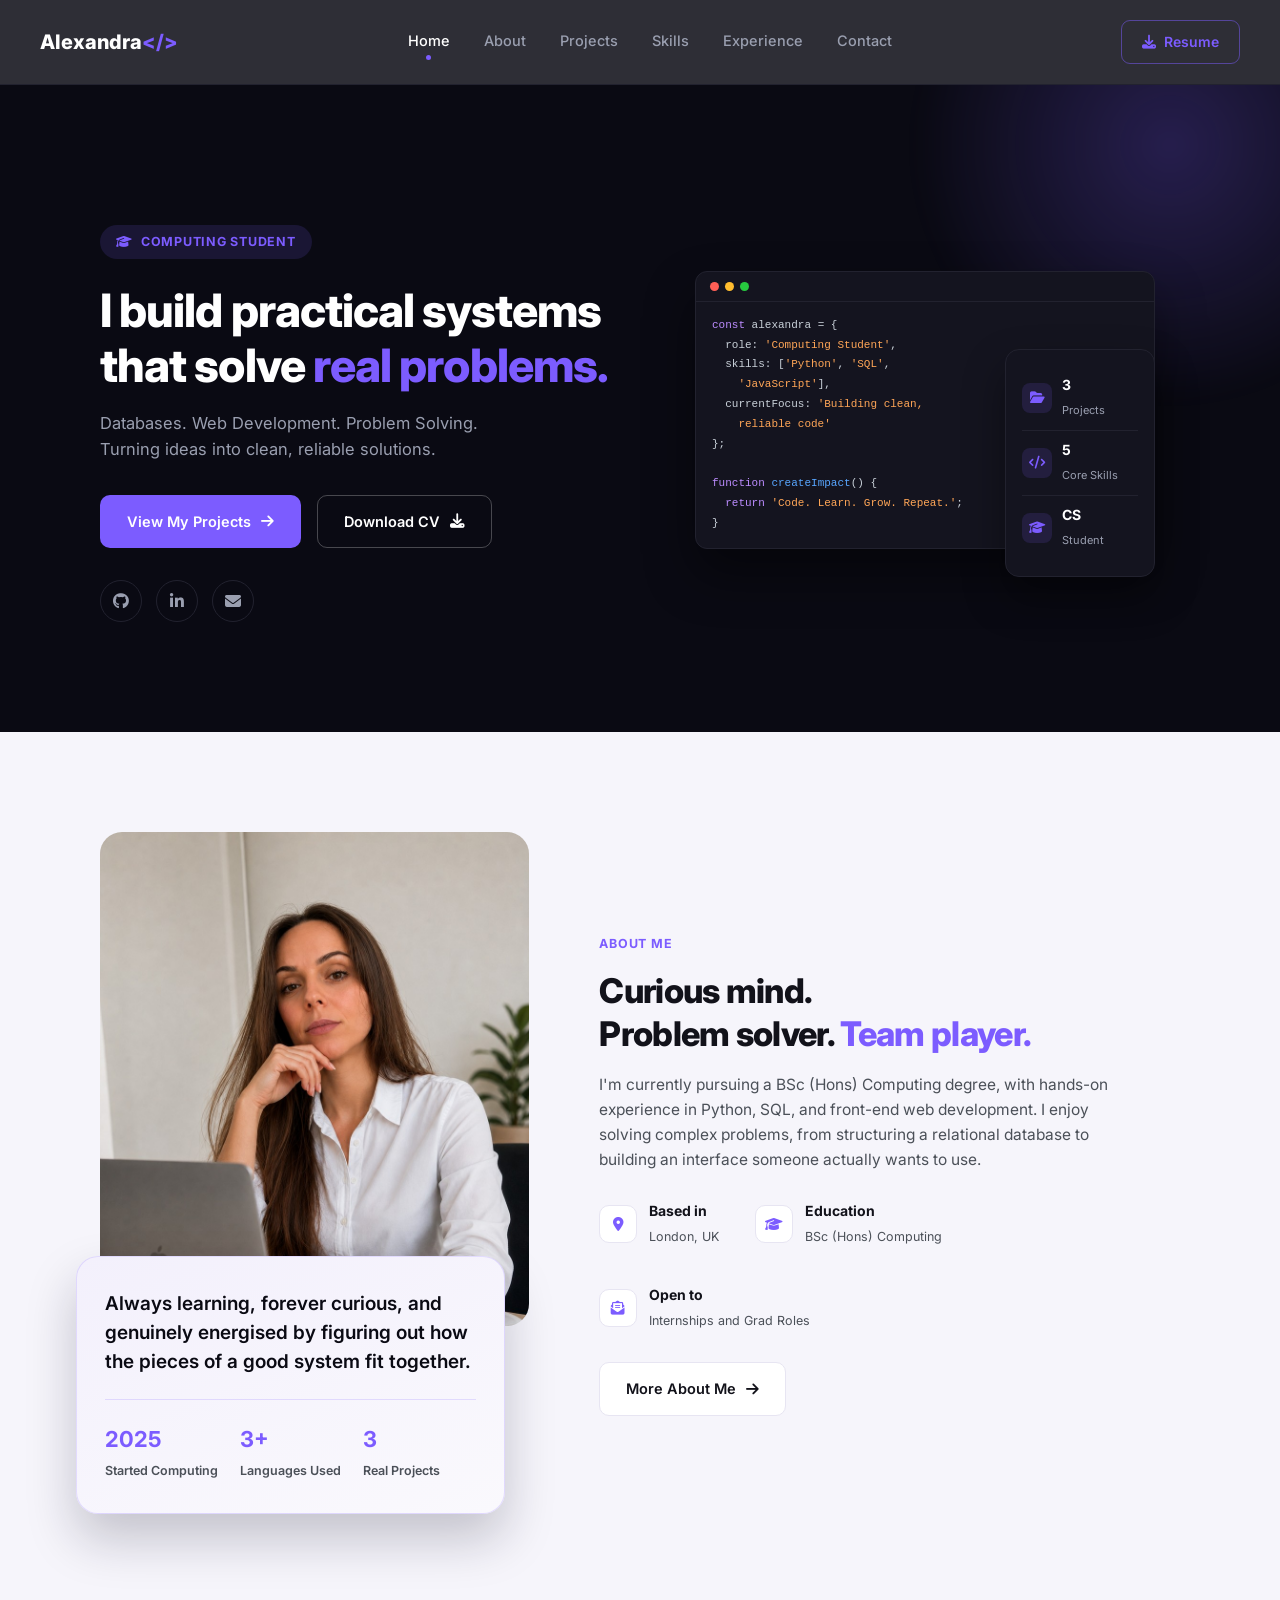
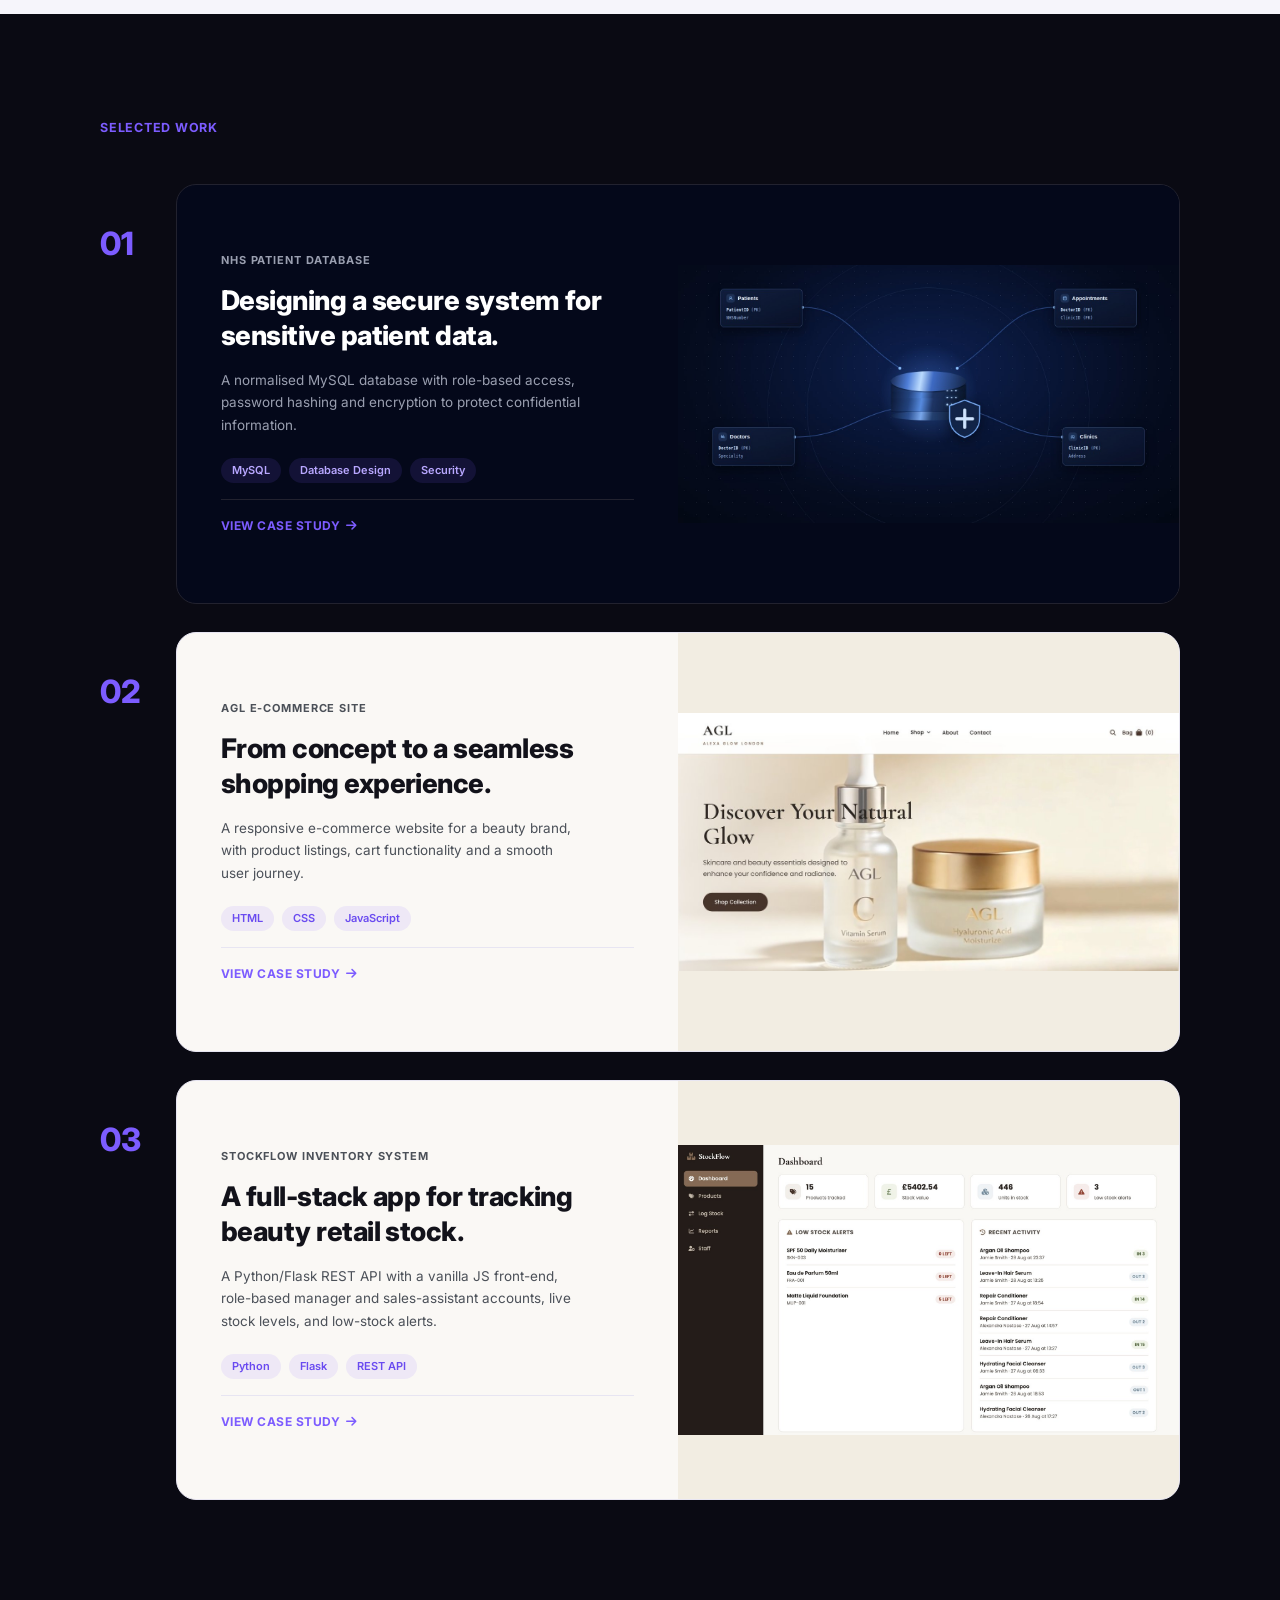
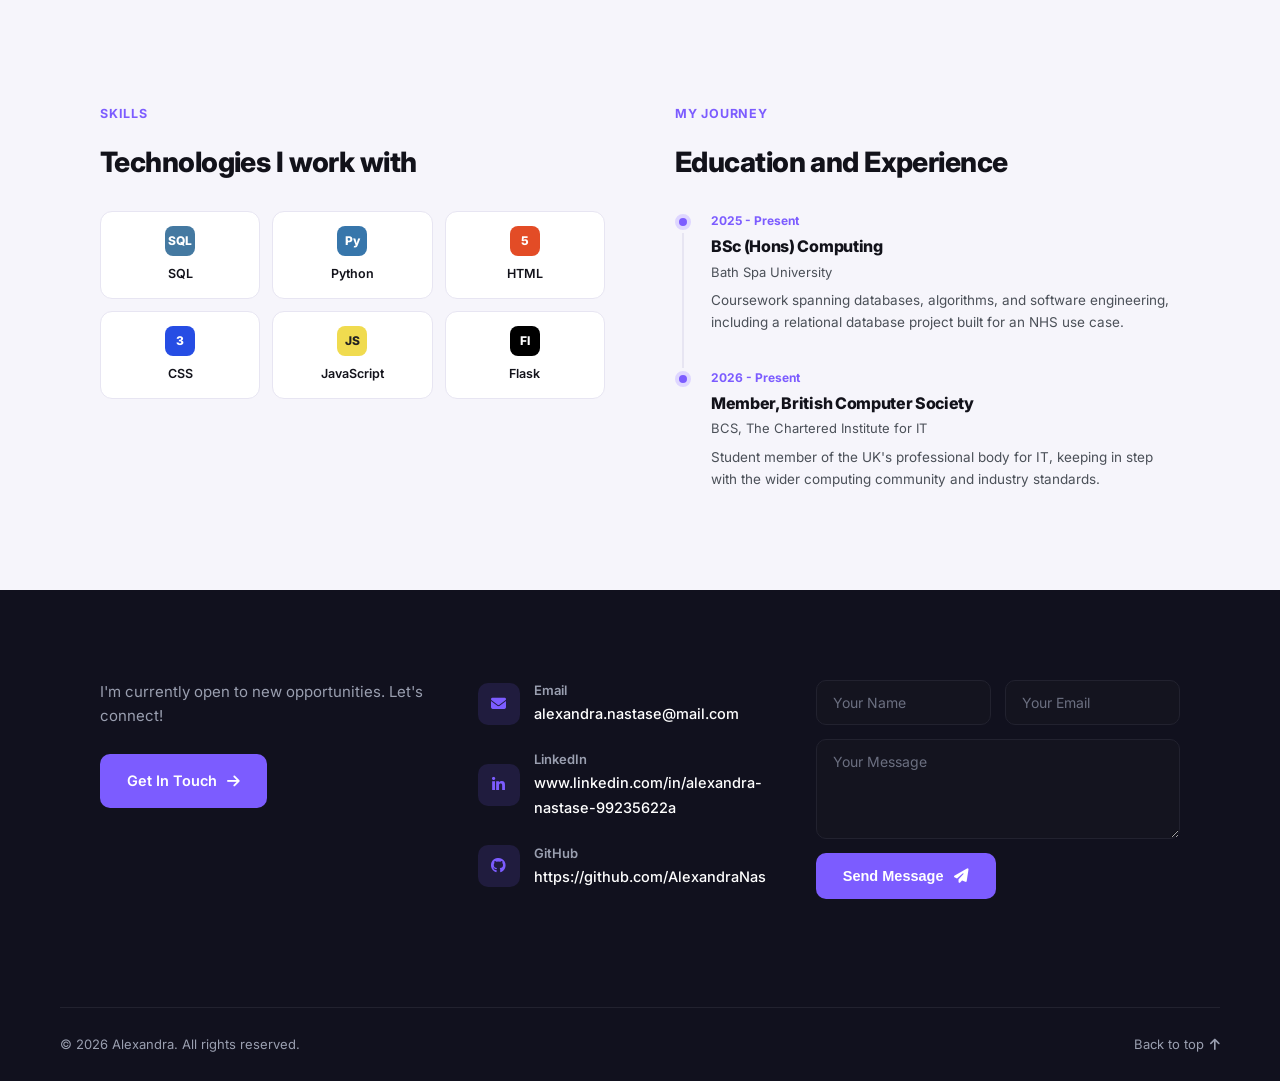
<file: index.html>
<!DOCTYPE html>
<html lang="en">
<head>
<meta charset="UTF-8">
<meta name="viewport" content="width=device-width, initial-scale=1.0">
<title>Alexandra | Computing Student Portfolio</title>

<!-- Fonts + icons -->
<link rel="preconnect" href="https://fonts.googleapis.com">
<link href="https://fonts.googleapis.com/css2?family=Inter:wght@400;500;600;700;800&display=swap" rel="stylesheet">
<link rel="stylesheet" href="https://cdnjs.cloudflare.com/ajax/libs/font-awesome/6.5.1/css/all.min.css">

<link rel="stylesheet" href="style.css">
</head>
<body>

<!-- ============ NAV ============ -->
<header class="site-nav">
  <div class="nav-inner">
    <div class="nav-left">
      <button class="nav-toggle" id="navToggle" type="button" aria-label="Toggle menu" aria-expanded="false">
        <i class="fa-solid fa-bars"></i>
      </button>
      <div class="logo">Alexandra<span>&lt;/&gt;</span></div>
    </div>
    <nav class="nav-links" id="navLinks">
      <a href="#home" class="active">Home</a>
      <a href="#about">About</a>
      <a href="#projects">Projects</a>
      <a href="#skills">Skills</a>
      <a href="#experience">Experience</a>
      <a href="#contact">Contact</a>
    </nav>
    <div class="nav-right">
      <a class="nav-cta" href="Alexandra_Nastase_CV.pdf" target="_blank" rel="noopener"><i class="fa-solid fa-download"></i> Resume</a>
    </div>
  </div>
</header>

<!-- ============ HERO ============ -->
<section class="hero on-dark" id="home">
  <div class="wrap hero-grid">
    <div>
      <div class="eyebrow pill"><i class="fa-solid fa-graduation-cap"></i> COMPUTING STUDENT</div>
      <h1>I build practical systems that solve <span class="accent">real problems.</span></h1>
      <p class="lead">Databases. Web Development. Problem Solving. Turning ideas into clean, reliable solutions.</p>
      <div class="hero-actions">
        <a class="btn btn-primary" href="#projects">View My Projects <i class="fa-solid fa-arrow-right"></i></a>
        <a class="btn btn-outline-dark" href="Alexandra_Nastase_CV.pdf" target="_blank" rel="noopener">Download CV <i class="fa-solid fa-download"></i></a>
      </div>
      <div class="social-row">
        <a href="https://github.com/AlexandraNas" target="_blank" rel="noopener" aria-label="GitHub"><i class="fa-brands fa-github"></i></a>
        <a href="https://www.linkedin.com/in/alexandra-nastase-99235622a" target="_blank" rel="noopener" aria-label="LinkedIn"><i class="fa-brands fa-linkedin-in"></i></a>
        <a href="mailto:alexandra.nastase@mail.com" aria-label="Email"><i class="fa-solid fa-envelope"></i></a>
      </div>
    </div>

    <div class="hero-visual">
      <div class="hero-composition">
        <div class="code-card">
          <div class="code-bar"><span></span><span></span><span></span></div>
          <div class="code-body">
            <div><span class="k">const</span> alexandra = {</div>
            <div>&nbsp;&nbsp;role: <span class="s">'Computing Student'</span>,</div>
            <div>&nbsp;&nbsp;skills: [<span class="s">'Python'</span>, <span class="s">'SQL'</span>,</div>
            <div>&nbsp;&nbsp;&nbsp;&nbsp;<span class="s">'JavaScript'</span>],</div>
            <div>&nbsp;&nbsp;currentFocus: <span class="s">'Building clean,</span></div>
            <div>&nbsp;&nbsp;&nbsp;&nbsp;<span class="s">reliable code'</span></div>
            <div>};</div>
            <div>&nbsp;</div>
            <div><span class="k">function</span> <span class="f">createImpact</span>() {</div>
            <div>&nbsp;&nbsp;<span class="k">return</span> <span class="s">'Code. Learn. Grow. Repeat.'</span>;</div>
            <div>}</div>
          </div>
        </div>
        <div class="stat-card">
          <div class="stat-row"><div class="stat-icon"><i class="fa-solid fa-folder-open"></i></div><div><strong>3</strong><small>Projects</small></div></div>
          <div class="stat-row"><div class="stat-icon"><i class="fa-solid fa-code"></i></div><div><strong>5</strong><small>Core Skills</small></div></div>
          <div class="stat-row"><div class="stat-icon"><i class="fa-solid fa-graduation-cap"></i></div><div><strong>CS</strong><small>Student</small></div></div>
        </div>
      </div>
    </div>
  </div>
</section>

<!-- ============ ABOUT ============ -->
<section class="about" id="about">
  <div class="wrap about-grid">
    <div class="about-visual">
      <img class="about-photo-img" src="images/hero-photo.jpg" alt="Alexandra working at her laptop">
      <div class="about-card">
        <p class="about-card-quote">Always learning, forever curious, and genuinely energised by figuring out how the pieces of a good system fit together.</p>
        <div class="about-card-stats">
          <div class="about-card-stat"><strong>2025</strong><span>Started Computing</span></div>
          <div class="about-card-stat"><strong>3+</strong><span>Languages Used</span></div>
          <div class="about-card-stat"><strong>3</strong><span>Real Projects</span></div>
        </div>
      </div>
    </div>
    <div>
      <div class="eyebrow">About Me</div>
      <h2>Curious mind.<br>Problem solver. <span class="accent">Team player.</span></h2>
      <p class="desc">I'm currently pursuing a BSc (Hons) Computing degree, with hands-on experience in Python, SQL, and front-end web development. I enjoy solving complex problems, from structuring a relational database to building an interface someone actually wants to use.</p>
      <div class="info-row">
        <div class="info-item"><i class="fa-solid fa-location-dot"></i><div><strong>Based in</strong><span>London, UK</span></div></div>
        <div class="info-item"><i class="fa-solid fa-graduation-cap"></i><div><strong>Education</strong><span>BSc (Hons) Computing</span></div></div>
        <div class="info-item"><i class="fa-solid fa-envelope-open-text"></i><div><strong>Open to</strong><span>Internships and Grad Roles</span></div></div>
      </div>
      <a class="btn btn-outline-light" href="#">More About Me <i class="fa-solid fa-arrow-right"></i></a>
    </div>
  </div>
</section>

<!-- ============ PROJECTS ============ -->
<section class="projects on-dark" id="projects">
  <div class="wrap">
    <div class="eyebrow">Selected Work</div>

    <div class="project-row">
      <div class="row-num">01</div>
      <a class="project-flat-card dark" href="projects/nhs-patient-database.html">
        <div class="pf-body">
          <div class="pf-eyebrow">NHS Patient Database</div>
          <h3>Designing a secure system for sensitive patient data.</h3>
          <p>A normalised MySQL database with role-based access, password hashing and encryption to protect confidential information.</p>
          <div class="tag-row"><span class="tag">MySQL</span><span class="tag">Database Design</span><span class="tag">Security</span></div>
          <div class="cs-link">View Case Study <i class="fa-solid fa-arrow-right"></i></div>
        </div>
        <div class="pf-media"><img src="images/nhs-thumb.jpg" alt="NHS Patient Database entity relationship diagram illustration" loading="lazy"></div>
      </a>
    </div>

    <div class="project-row">
      <div class="row-num">02</div>
      <a class="project-flat-card light" href="projects/beauty-ecommerce.html">
        <div class="pf-body">
          <div class="pf-eyebrow">AGL E-Commerce Site</div>
          <h3>From concept to a seamless shopping experience.</h3>
          <p>A responsive e-commerce website for a beauty brand, with product listings, cart functionality and a smooth user journey.</p>
          <div class="tag-row"><span class="tag">HTML</span><span class="tag">CSS</span><span class="tag">JavaScript</span></div>
          <div class="cs-link">View Case Study <i class="fa-solid fa-arrow-right"></i></div>
        </div>
        <div class="pf-media"><img src="images/beauty-thumb.jpg" alt="AGL beauty e-commerce homepage" loading="lazy"></div>
      </a>
    </div>

    <div class="project-row">
      <div class="row-num">03</div>
      <a class="project-flat-card light" href="projects/stockflow.html">
        <div class="pf-body">
          <div class="pf-eyebrow">StockFlow Inventory System</div>
          <h3>A full-stack app for tracking beauty retail stock.</h3>
          <p>A Python/Flask REST API with a vanilla JS front-end, role-based manager and sales-assistant accounts, live stock levels, and low-stock alerts.</p>
          <div class="tag-row"><span class="tag">Python</span><span class="tag">Flask</span><span class="tag">REST API</span></div>
          <div class="cs-link">View Case Study <i class="fa-solid fa-arrow-right"></i></div>
        </div>
        <div class="pf-media"><img src="images/stockflow-thumb.jpg" alt="StockFlow dashboard showing stock stats and low stock alerts" loading="lazy"></div>
      </a>
    </div>
  </div>
</section>

<!-- ============ SKILLS + EXPERIENCE ============ -->
<section class="skills-exp" id="skills">
  <div class="wrap se-grid">
    <div>
      <div class="eyebrow">Skills</div>
      <h2>Technologies I work with</h2>
      <div class="skill-grid">
        <div class="skill-pill"><div class="icon" style="background:#4479a1">SQL</div>SQL</div>
        <div class="skill-pill"><div class="icon" style="background:#3776ab">Py</div>Python</div>
        <div class="skill-pill"><div class="icon" style="background:#e34c26">5</div>HTML</div>
        <div class="skill-pill"><div class="icon" style="background:#264de4">3</div>CSS</div>
        <div class="skill-pill"><div class="icon" style="background:#f0db4f;color:#222">JS</div>JavaScript</div>
        <div class="skill-pill"><div class="icon" style="background:#000000">Fl</div>Flask</div>
      </div>
    </div>

    <div id="experience">
      <div class="eyebrow">My Journey</div>
      <h2>Education and Experience</h2>
      <div class="timeline">
        <div class="t-item">
          <div class="t-dot"></div>
          <div>
            <div class="t-date">2025 - Present</div>
            <h4>BSc (Hons) Computing</h4>
            <div class="org">Bath Spa University</div>
            <div class="desc">Coursework spanning databases, algorithms, and software engineering, including a relational database project built for an NHS use case.</div>
          </div>
        </div>
        <div class="t-item">
          <div class="t-dot"></div>
          <div>
            <div class="t-date">2026 - Present</div>
            <h4>Member, British Computer Society</h4>
            <div class="org">BCS, The Chartered Institute for IT</div>
            <div class="desc">Student member of the UK's professional body for IT, keeping in step with the wider computing community and industry standards.</div>
          </div>
        </div>
      </div>
    </div>
  </div>
</section>

<!-- ============ CONTACT / FOOTER ============ -->
<footer id="contact">
  <div class="wrap">
    <div class="contact-grid">
      <div>
        <p class="lead">I'm currently open to new opportunities. Let's connect!</p>
        <a class="btn btn-primary" href="#contact">Get In Touch <i class="fa-solid fa-arrow-right"></i></a>
      </div>

      <div>
        <div class="contact-info-item">
          <div class="icon"><i class="fa-solid fa-envelope"></i></div>
          <div><strong>Email</strong><span><a href="mailto:alexandra.nastase@mail.com">alexandra.nastase@mail.com</a></span></div>
        </div>
        <div class="contact-info-item">
          <div class="icon"><i class="fa-brands fa-linkedin-in"></i></div>
          <div><strong>LinkedIn</strong><span><a href="https://www.linkedin.com/in/alexandra-nastase-99235622a" target="_blank" rel="noopener">www.linkedin.com/in/alexandra-nastase-99235622a</a></span></div>
        </div>
        <div class="contact-info-item">
          <div class="icon"><i class="fa-brands fa-github"></i></div>
          <div><strong>GitHub</strong><span><a href="https://github.com/AlexandraNas" target="_blank" rel="noopener">https://github.com/AlexandraNas</a></span></div>
        </div>
      </div>

      <!-- Sends via Formspree -->
      <form class="contact-form" id="contactForm" action="https://formspree.io/f/xrpzdqky" method="POST">
        <div class="form-row">
          <input type="text" name="name" placeholder="Your Name" required>
          <input type="email" name="email" placeholder="Your Email" required>
        </div>
        <textarea name="message" placeholder="Your Message" required></textarea>
        <button type="submit" class="btn btn-primary">Send Message <i class="fa-solid fa-paper-plane"></i></button>
        <p class="form-status" id="formStatus" role="status" aria-live="polite"></p>
      </form>
    </div>
  </div>

  <div class="wrap footer-bottom">
    <span>© 2026 Alexandra. All rights reserved.</span>
    <a href="#home">Back to top <i class="fa-solid fa-arrow-up"></i></a>
  </div>
</footer>

<script src="script.js"></script>
</body>
</html>
</file>
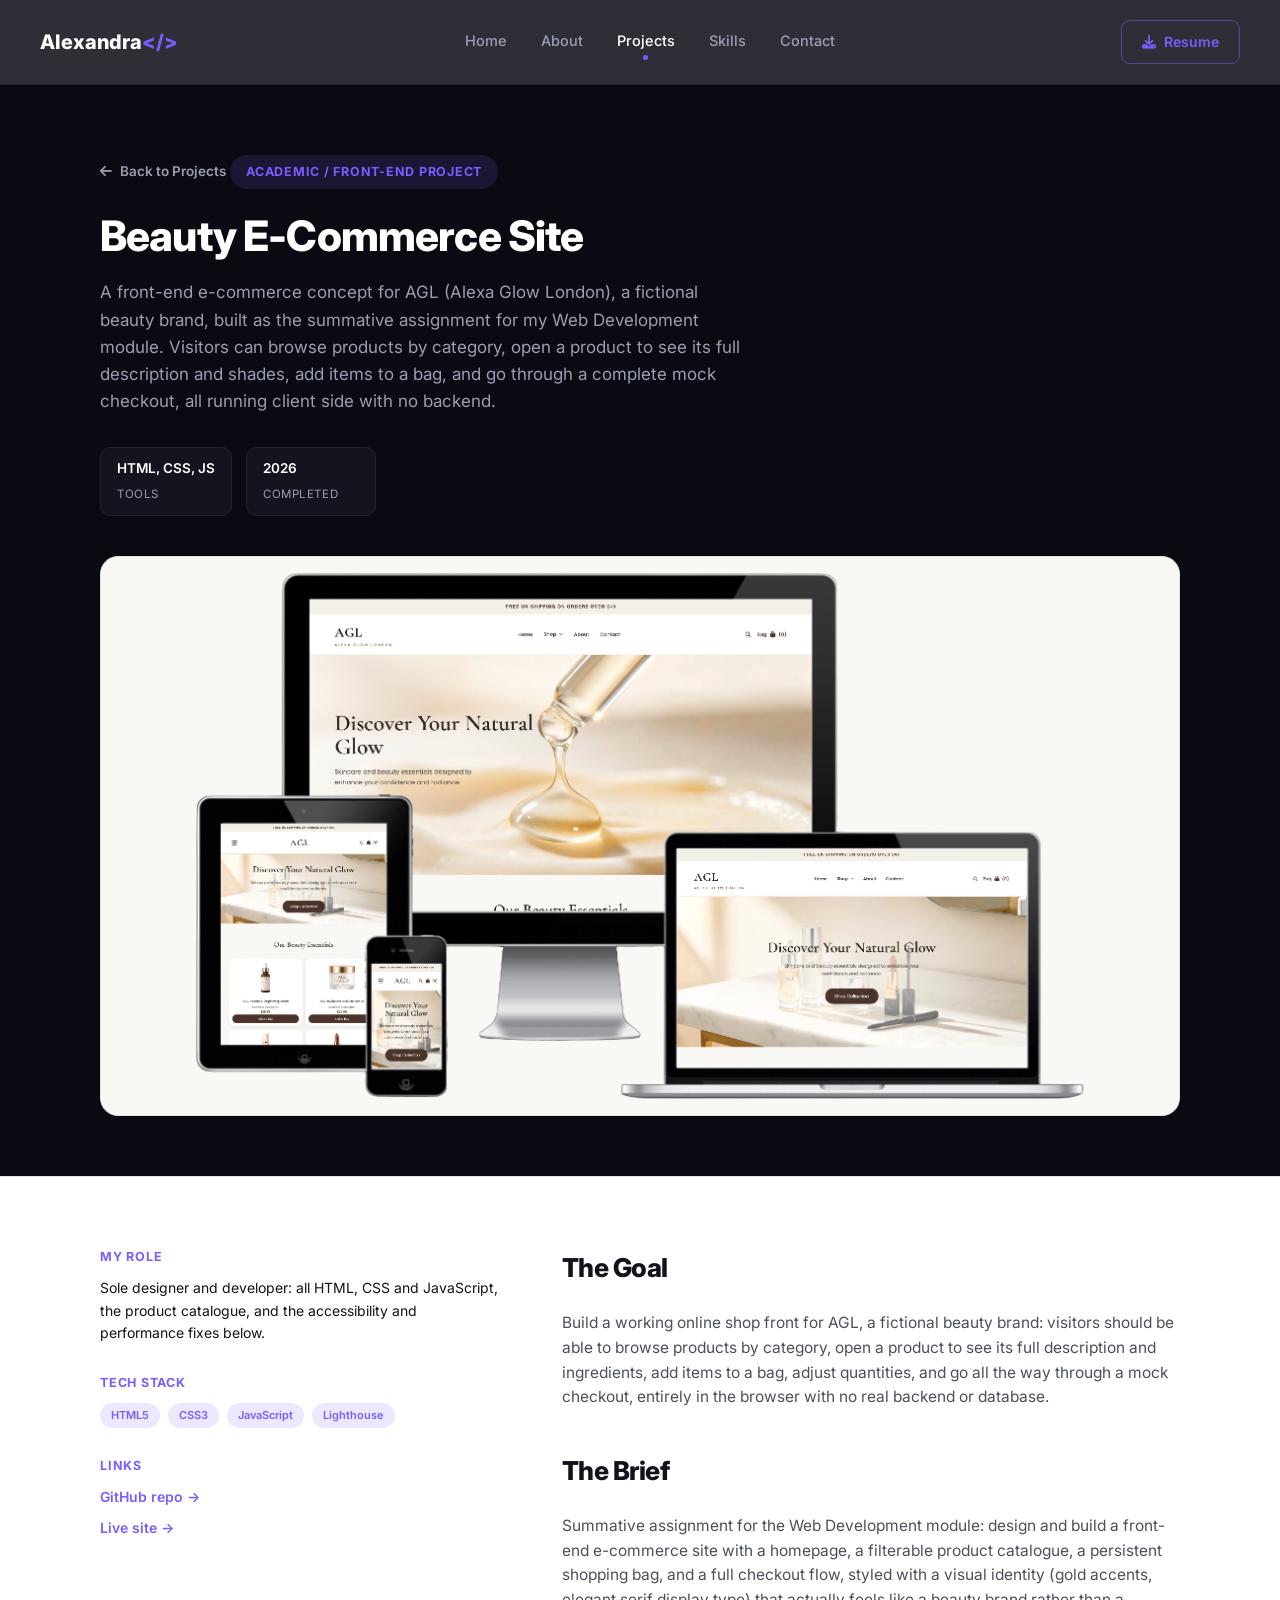
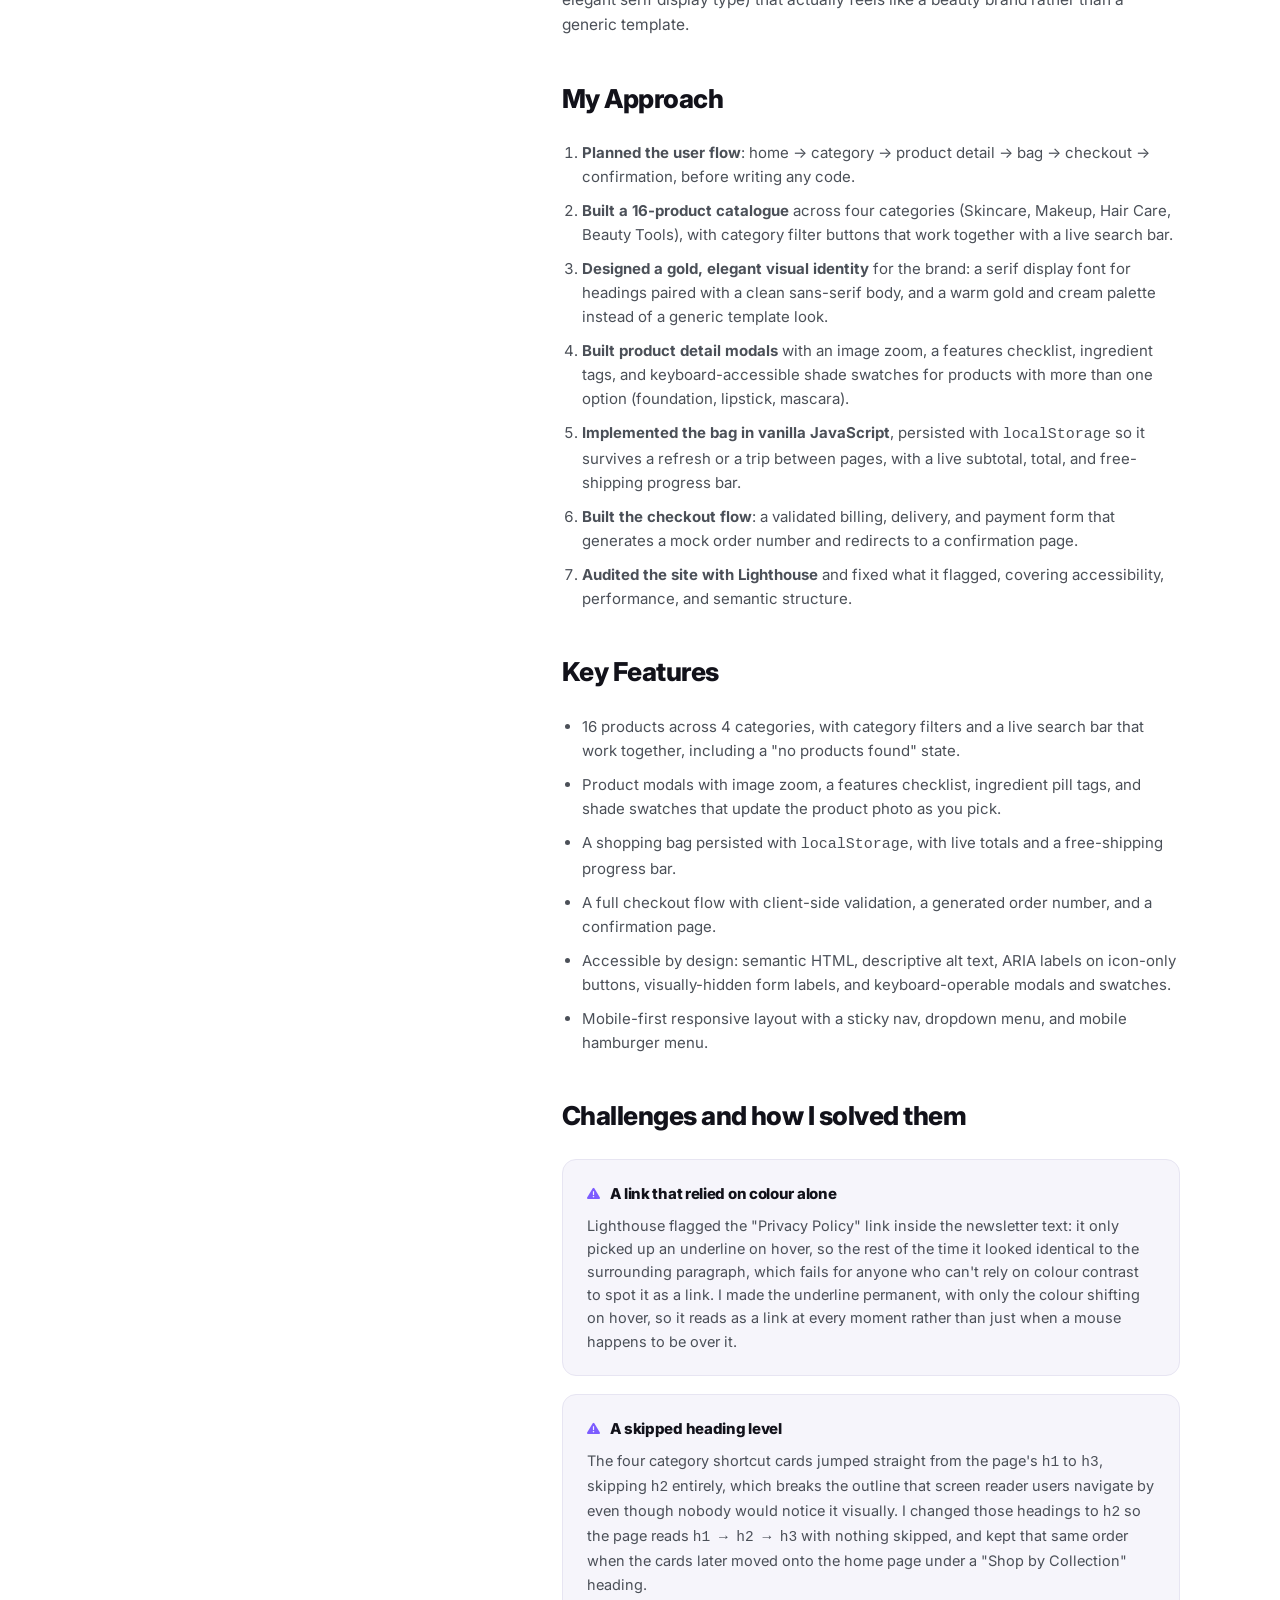
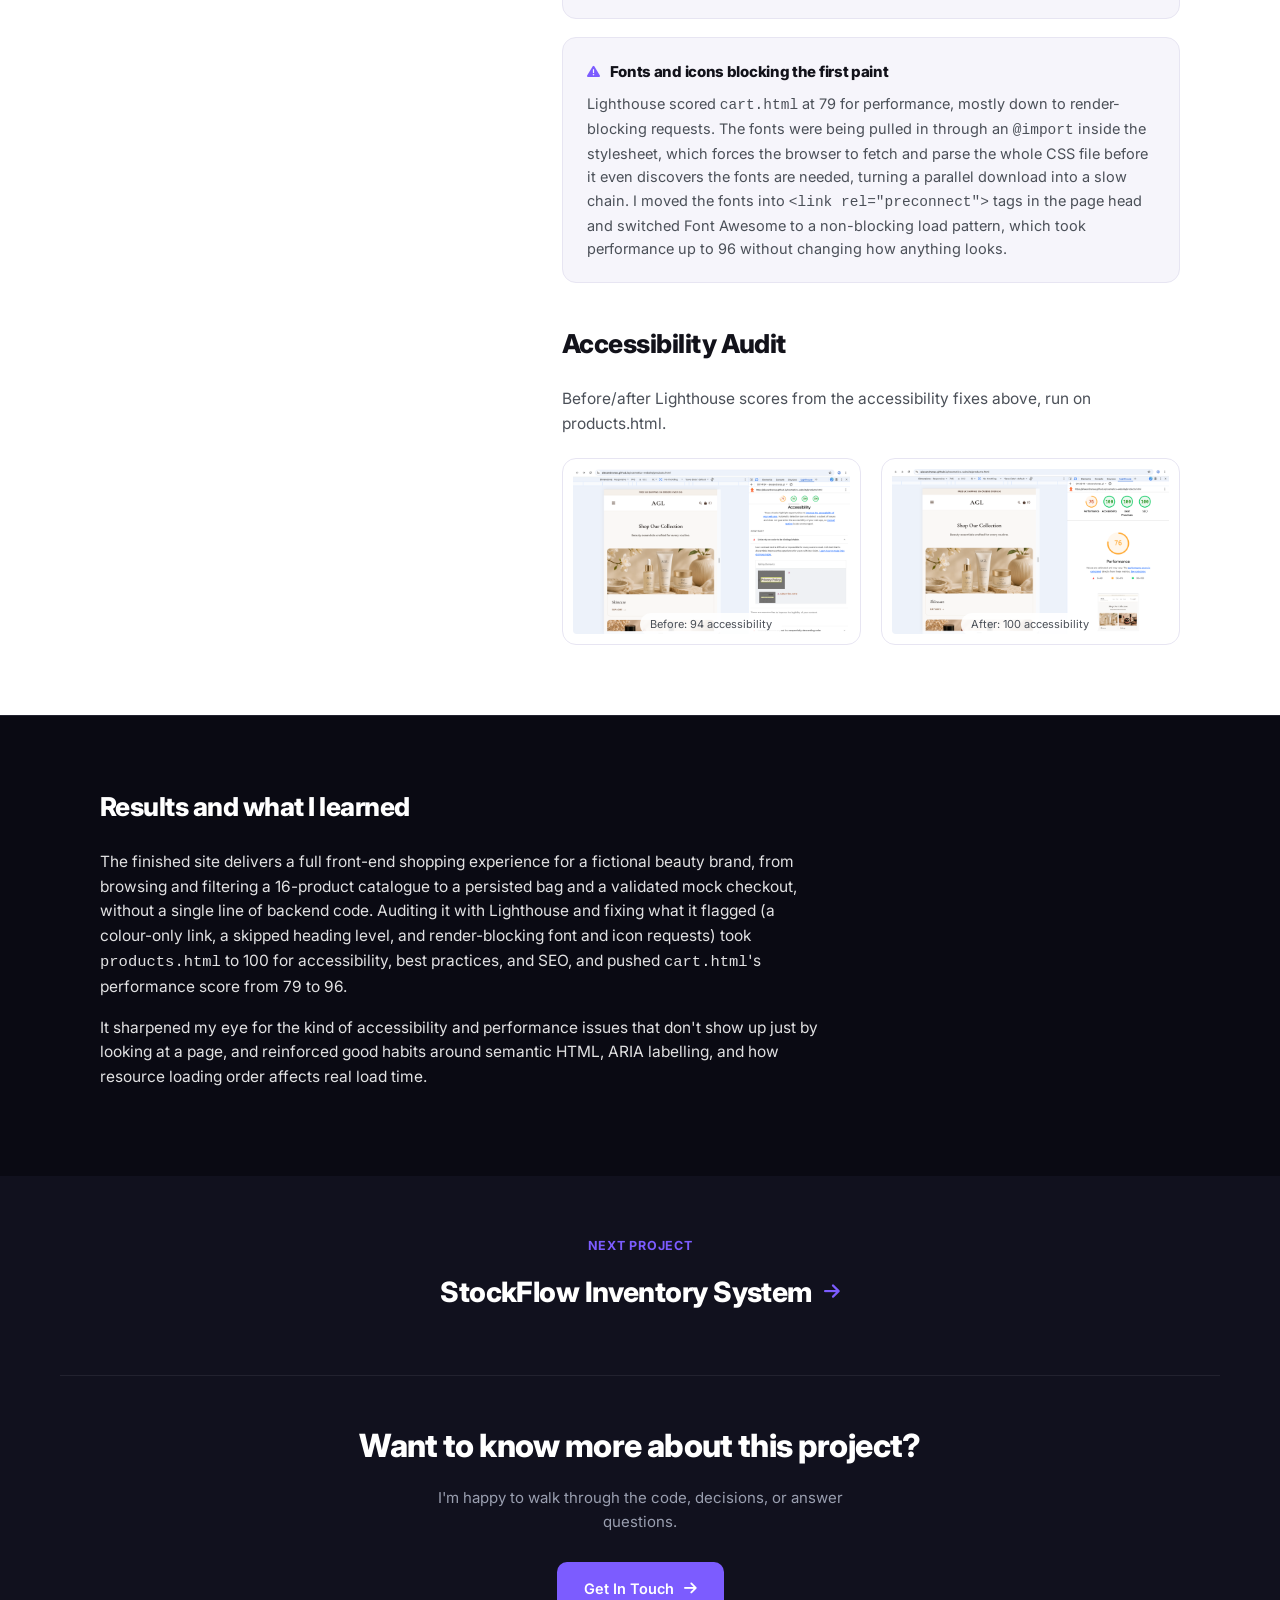
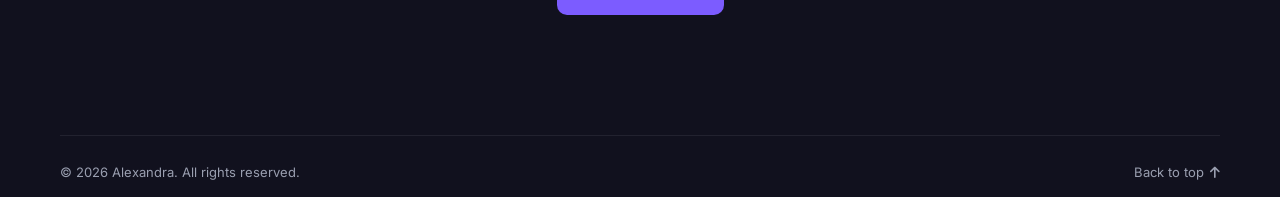
<file: projects/beauty-ecommerce.html>
<!DOCTYPE html>
<html lang="en">
<head>
<meta charset="UTF-8">
<meta name="viewport" content="width=device-width, initial-scale=1.0">
<title>Beauty E-Commerce Site | Case Study | Alexandra</title>

<link rel="preconnect" href="https://fonts.googleapis.com">
<link href="https://fonts.googleapis.com/css2?family=Inter:wght@400;500;600;700;800&display=swap" rel="stylesheet">
<link rel="stylesheet" href="https://cdnjs.cloudflare.com/ajax/libs/font-awesome/6.5.1/css/all.min.css">

<link rel="stylesheet" href="../style.css">
<link rel="stylesheet" href="../case-study.css">
</head>
<body>
<div id="top"></div>
<!-- ============ NAV ============ -->
<header class="site-nav">
  <div class="nav-inner">
    <div class="nav-left">
      <button class="nav-toggle" id="navToggle" type="button" aria-label="Toggle menu" aria-expanded="false">
        <i class="fa-solid fa-bars"></i>
      </button>
      <a href="../index.html" class="logo">Alexandra<span>&lt;/&gt;</span></a>
    </div>
    <nav class="nav-links" id="navLinks">
      <a href="../index.html#home">Home</a>
      <a href="../index.html#about">About</a>
      <a href="../index.html#projects" class="active">Projects</a>
      <a href="../index.html#skills">Skills</a>
      <a href="../index.html#contact">Contact</a>
    </nav>
    <div class="nav-right">
      <a class="nav-cta" href="../Alexandra_Nastase_CV.pdf" target="_blank" rel="noopener"><i class="fa-solid fa-download"></i> Resume</a>
    </div>
  </div>
</header>

<!-- ============ HERO ============ -->
<section class="cs-hero on-dark">
  <div class="wrap">
    <a class="back-link" href="../index.html#projects"><i class="fa-solid fa-arrow-left"></i> Back to Projects</a>
    <div class="eyebrow pill">Academic / Front-End Project</div>
    <h1>Beauty E-Commerce Site</h1>
    <p class="summary">A front-end e-commerce concept for AGL (Alexa Glow London), a fictional beauty brand, built as the summative assignment for my Web Development module. Visitors can browse products by category, open a product to see its full description and shades, add items to a bag, and go through a complete mock checkout, all running client side with no backend.</p>

    <div class="meta-row">
      <div class="meta-item"><strong>HTML, CSS, JS</strong><span>Tools</span></div>
      <div class="meta-item"><strong>2026</strong><span>Completed</span></div>
    </div>

    <img class="cs-hero-shot cs-hero-shot-cream" src="images/beauty-hero.png" alt="AGL beauty e-commerce site shown responsively across desktop, laptop, tablet and mobile screens">
  </div>
</section>

<!-- ============ MAIN CONTENT ============ -->
<section class="cs-section">
  <div class="wrap cs-columns">

    <aside class="cs-side">
      <div class="cs-side-block">
        <h4>My Role</h4>
        <p>Sole designer and developer: all HTML, CSS and JavaScript, the product catalogue, and the accessibility and performance fixes below.</p>
      </div>
      <div class="cs-side-block">
        <h4>Tech Stack</h4>
        <div class="tag-row">
          <span class="tag">HTML5</span>
          <span class="tag">CSS3</span>
          <span class="tag">JavaScript</span>
          <span class="tag">Lighthouse</span>
        </div>
      </div>
      <div class="cs-side-block">
        <h4>Links</h4>
        <p>
          <a href="https://github.com/AlexandraNas/cosmetics-website" style="color:var(--purple); font-weight:600;" target="_blank" rel="noopener">GitHub repo →</a><br>
          <a href="https://alexandranas.github.io/cosmetics-website/" style="color:var(--purple); font-weight:600; display:inline-block; margin-top:8px;" target="_blank" rel="noopener">Live site →</a>
        </p>
      </div>
    </aside>

    <div class="cs-body">
      <h2>The Goal</h2>
      <p>Build a working online shop front for AGL, a fictional beauty brand: visitors should be able to browse products by category, open a product to see its full description and ingredients, add items to a bag, adjust quantities, and go all the way through a mock checkout, entirely in the browser with no real backend or database.</p>

      <h2 style="margin-top:40px;">The Brief</h2>
      <p>Summative assignment for the Web Development module: design and build a front-end e-commerce site with a homepage, a filterable product catalogue, a persistent shopping bag, and a full checkout flow, styled with a visual identity (gold accents, elegant serif display type) that actually feels like a beauty brand rather than a generic template.</p>

      <h2 style="margin-top:40px;">My Approach</h2>
      <ol class="cs-list">
        <li><strong>Planned the user flow</strong>: home → category → product detail → bag → checkout → confirmation, before writing any code.</li>
        <li><strong>Built a 16-product catalogue</strong> across four categories (Skincare, Makeup, Hair Care, Beauty Tools), with category filter buttons that work together with a live search bar.</li>
        <li><strong>Designed a gold, elegant visual identity</strong> for the brand: a serif display font for headings paired with a clean sans-serif body, and a warm gold and cream palette instead of a generic template look.</li>
        <li><strong>Built product detail modals</strong> with an image zoom, a features checklist, ingredient tags, and keyboard-accessible shade swatches for products with more than one option (foundation, lipstick, mascara).</li>
        <li><strong>Implemented the bag in vanilla JavaScript</strong>, persisted with <code>localStorage</code> so it survives a refresh or a trip between pages, with a live subtotal, total, and free-shipping progress bar.</li>
        <li><strong>Built the checkout flow</strong>: a validated billing, delivery, and payment form that generates a mock order number and redirects to a confirmation page.</li>
        <li><strong>Audited the site with Lighthouse</strong> and fixed what it flagged, covering accessibility, performance, and semantic structure.</li>
      </ol>

      <h2 style="margin-top:40px;">Key Features</h2>
      <ul class="cs-list">
        <li>16 products across 4 categories, with category filters and a live search bar that work together, including a "no products found" state.</li>
        <li>Product modals with image zoom, a features checklist, ingredient pill tags, and shade swatches that update the product photo as you pick.</li>
        <li>A shopping bag persisted with <code>localStorage</code>, with live totals and a free-shipping progress bar.</li>
        <li>A full checkout flow with client-side validation, a generated order number, and a confirmation page.</li>
        <li>Accessible by design: semantic HTML, descriptive alt text, ARIA labels on icon-only buttons, visually-hidden form labels, and keyboard-operable modals and swatches.</li>
        <li>Mobile-first responsive layout with a sticky nav, dropdown menu, and mobile hamburger menu.</li>
      </ul>

      <h2 style="margin-top:40px;">Challenges and how I solved them</h2>
      <div class="challenge-block">
        <h4><i class="fa-solid fa-triangle-exclamation"></i> A link that relied on colour alone</h4>
        <p>Lighthouse flagged the "Privacy Policy" link inside the newsletter text: it only picked up an underline on hover, so the rest of the time it looked identical to the surrounding paragraph, which fails for anyone who can't rely on colour contrast to spot it as a link. I made the underline permanent, with only the colour shifting on hover, so it reads as a link at every moment rather than just when a mouse happens to be over it.</p>
      </div>
      <div class="challenge-block">
        <h4><i class="fa-solid fa-triangle-exclamation"></i> A skipped heading level</h4>
        <p>The four category shortcut cards jumped straight from the page's <code>h1</code> to <code>h3</code>, skipping <code>h2</code> entirely, which breaks the outline that screen reader users navigate by even though nobody would notice it visually. I changed those headings to <code>h2</code> so the page reads <code>h1 → h2 → h3</code> with nothing skipped, and kept that same order when the cards later moved onto the home page under a "Shop by Collection" heading.</p>
      </div>
      <div class="challenge-block">
        <h4><i class="fa-solid fa-triangle-exclamation"></i> Fonts and icons blocking the first paint</h4>
        <p>Lighthouse scored <code>cart.html</code> at 79 for performance, mostly down to render-blocking requests. The fonts were being pulled in through an <code>@import</code> inside the stylesheet, which forces the browser to fetch and parse the whole CSS file before it even discovers the fonts are needed, turning a parallel download into a slow chain. I moved the fonts into <code>&lt;link rel="preconnect"&gt;</code> tags in the page head and switched Font Awesome to a non-blocking load pattern, which took performance up to 96 without changing how anything looks.</p>
      </div>

      <h2 style="margin-top:40px;">Accessibility Audit</h2>
      <p style="margin-bottom:22px;">Before/after Lighthouse scores from the accessibility fixes above, run on products.html.</p>
      <div class="shot-grid">
        <figure class="shot-card">
          <a href="images/beauty-lighthouse-before.png" target="_blank" rel="noopener" aria-label="Open full-size screenshot">
            <img src="images/beauty-lighthouse-before.png" alt="Lighthouse accessibility audit before the fix, scoring 94, flagging the newsletter link that relied on colour alone">
          </a>
          <figcaption>Before: 94 accessibility</figcaption>
        </figure>
        <figure class="shot-card">
          <a href="images/beauty-lighthouse-after.png" target="_blank" rel="noopener" aria-label="Open full-size screenshot">
            <img src="images/beauty-lighthouse-after.png" alt="Lighthouse audit after the fix, scoring 100 for accessibility on products.html">
          </a>
          <figcaption>After: 100 accessibility</figcaption>
        </figure>
      </div>
    </div>
  </div>
</section>

<section class="cs-section on-dark" style="background:var(--dark);">
  <div class="wrap">
    <h2>Results and what I learned</h2>
    <p>The finished site delivers a full front-end shopping experience for a fictional beauty brand, from browsing and filtering a 16-product catalogue to a persisted bag and a validated mock checkout, without a single line of backend code. Auditing it with Lighthouse and fixing what it flagged (a colour-only link, a skipped heading level, and render-blocking font and icon requests) took <code>products.html</code> to 100 for accessibility, best practices, and SEO, and pushed <code>cart.html</code>'s performance score from 79 to 96.</p>
    <p>It sharpened my eye for the kind of accessibility and performance issues that don't show up just by looking at a page, and reinforced good habits around semantic HTML, ARIA labelling, and how resource loading order affects real load time.</p>
  </div>
</section>

<!-- ============ NEXT PROJECT ============ -->
<section class="cs-next">
  <div class="wrap">
    <div class="eyebrow">Next Project</div>
    <a href="stockflow.html">
      <h3>StockFlow Inventory System</h3>
      <i class="fa-solid fa-arrow-right"></i>
    </a>
  </div>
</section>

<!-- ============ CONTACT CTA / FOOTER ============ -->
<footer>
  <div class="wrap footer-cta">
    <h2 class="footer-heading">Want to know more about this project?</h2>
    <p class="lead">I'm happy to walk through the code, decisions, or answer questions.</p>
    <a class="btn btn-primary" href="../index.html#contact">Get In Touch <i class="fa-solid fa-arrow-right"></i></a>
  </div>
  <div class="wrap footer-bottom">
    <span>© 2026 Alexandra. All rights reserved.</span>
    <a href="#top">Back to top <i class="fa-solid fa-arrow-up"></i></a>
  </div>
</footer>

<script src="../script.js"></script>
</body>
</html>
</file>
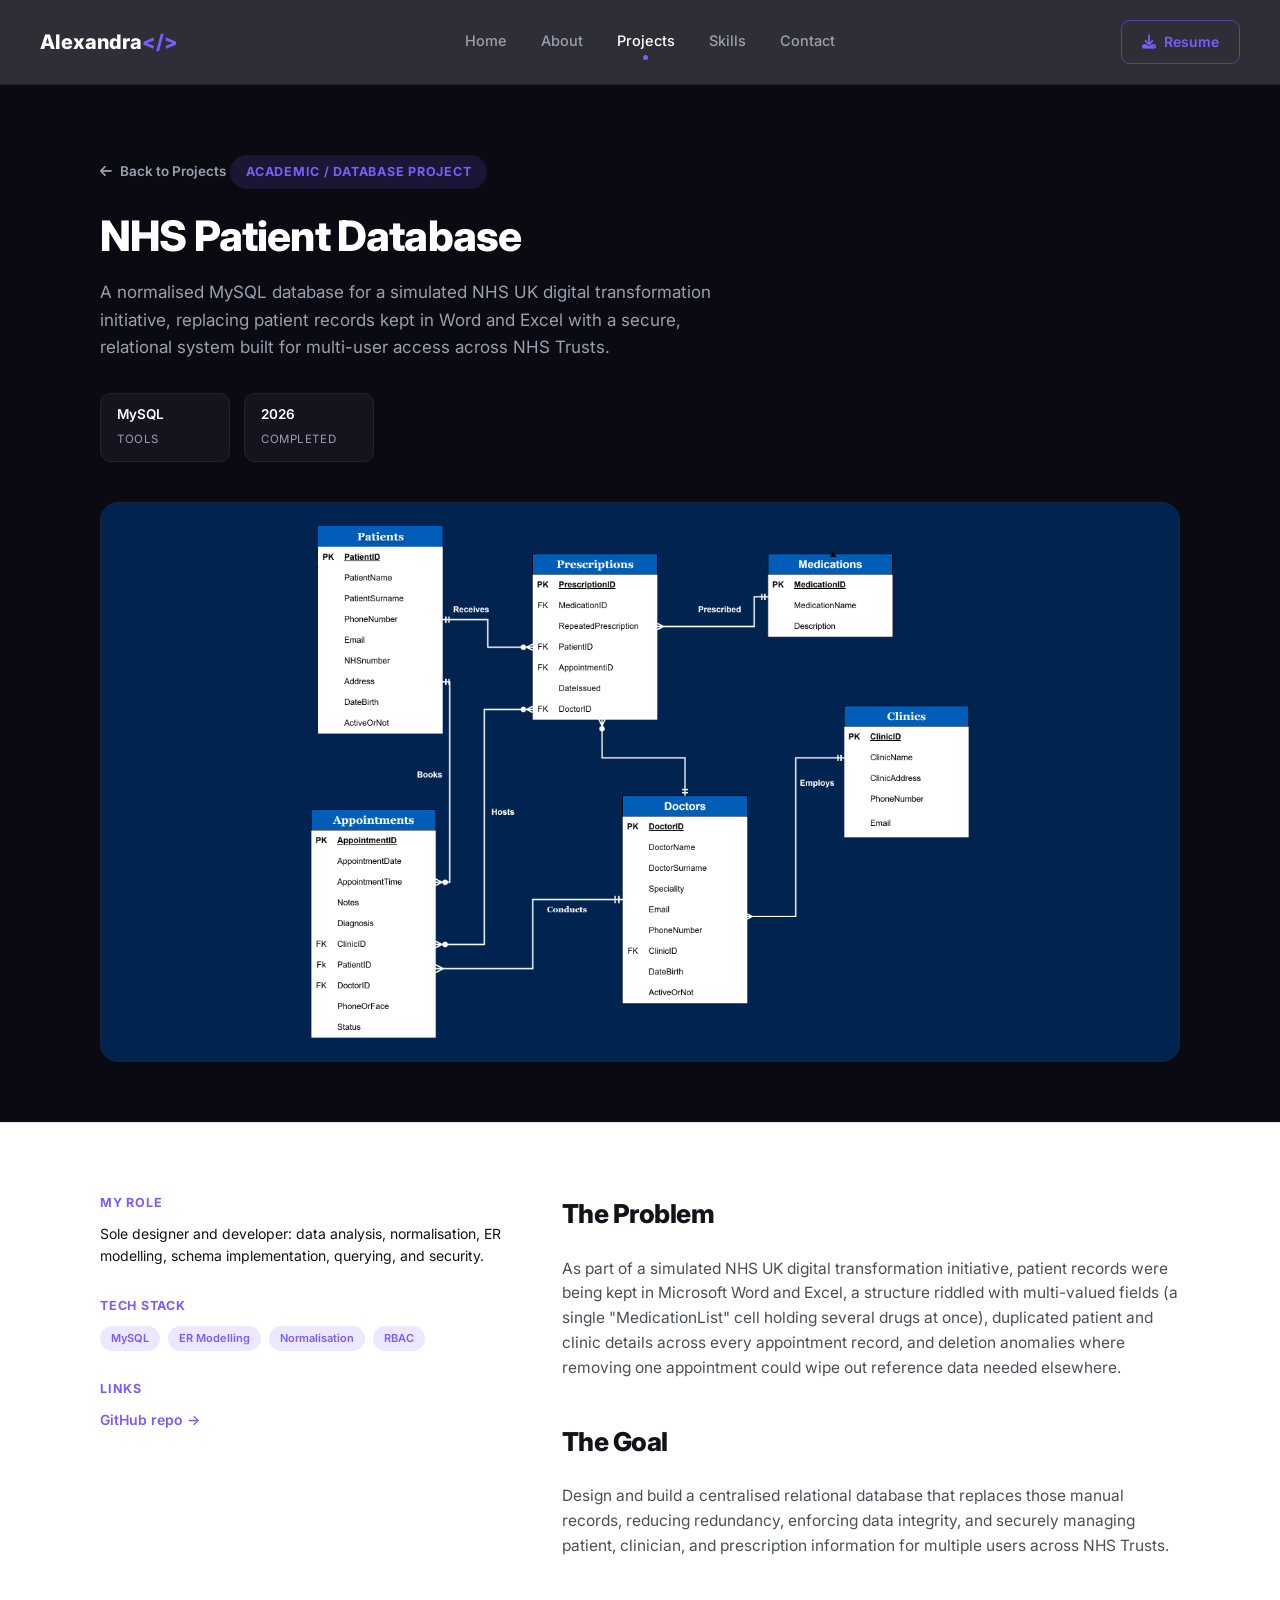
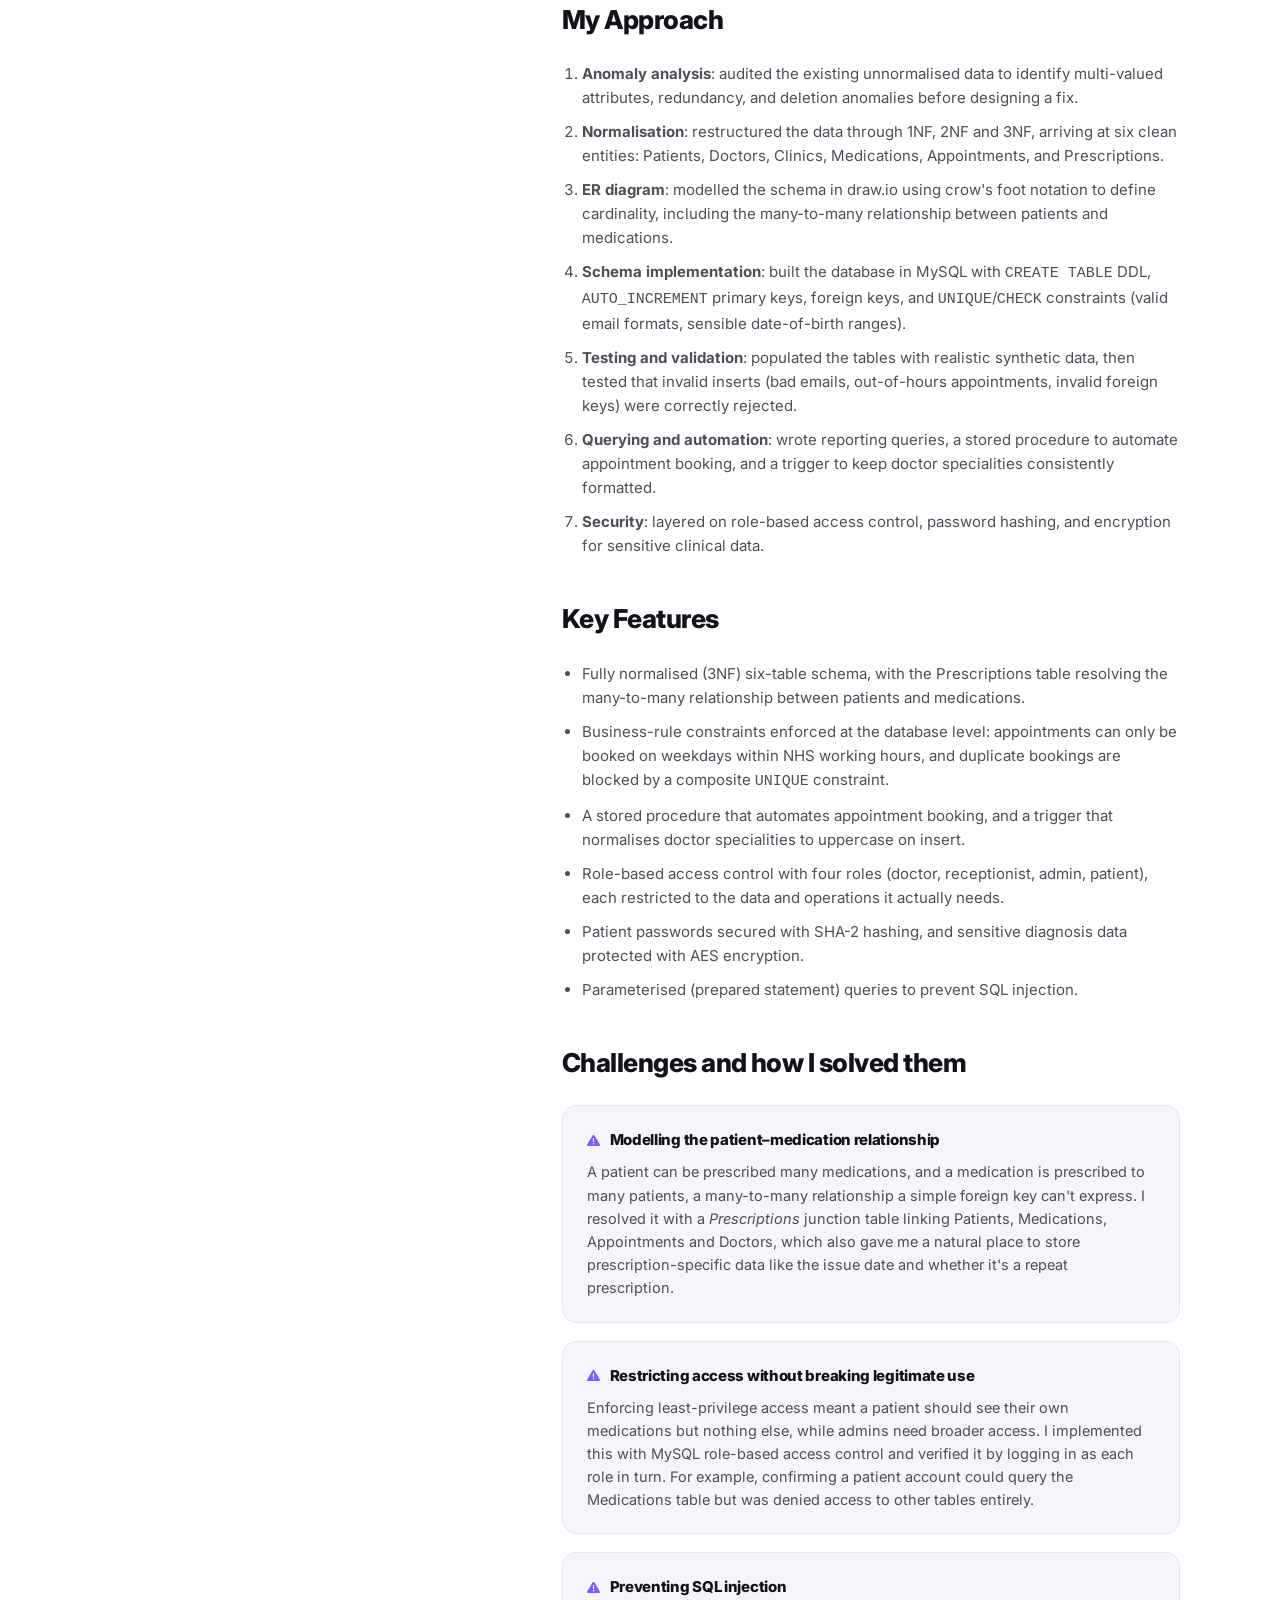
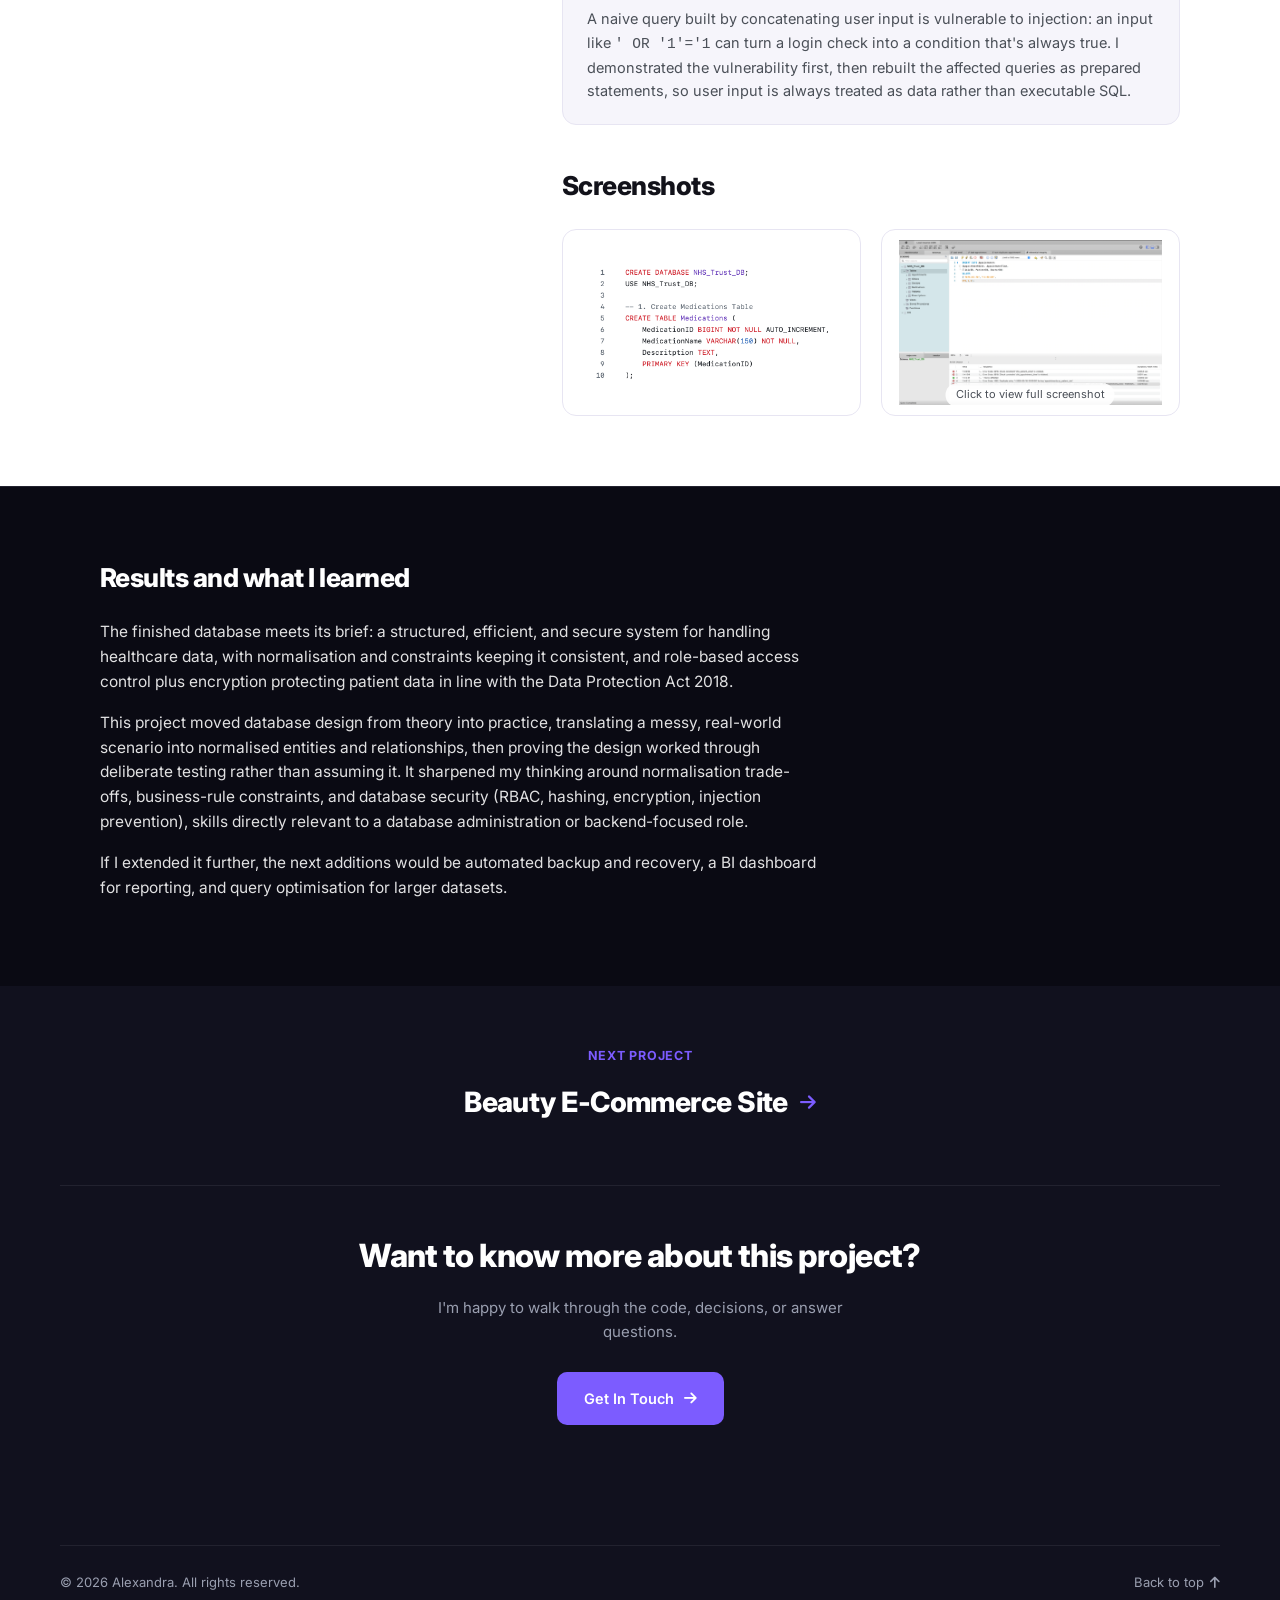
<file: projects/nhs-patient-database.html>
<!DOCTYPE html>
<html lang="en">
<head>
<meta charset="UTF-8">
<meta name="viewport" content="width=device-width, initial-scale=1.0">
<title>NHS Patient Database | Case Study | Alexandra</title>

<link rel="preconnect" href="https://fonts.googleapis.com">
<link href="https://fonts.googleapis.com/css2?family=Inter:wght@400;500;600;700;800&display=swap" rel="stylesheet">
<link rel="stylesheet" href="https://cdnjs.cloudflare.com/ajax/libs/font-awesome/6.5.1/css/all.min.css">

<link rel="stylesheet" href="../style.css">
<link rel="stylesheet" href="../case-study.css">
</head>
<body>
<div id="top"></div>
<!-- ============ NAV ============ -->
<header class="site-nav">
  <div class="nav-inner">
    <div class="nav-left">
      <button class="nav-toggle" id="navToggle" type="button" aria-label="Toggle menu" aria-expanded="false">
        <i class="fa-solid fa-bars"></i>
      </button>
      <a href="../index.html" class="logo">Alexandra<span>&lt;/&gt;</span></a>
    </div>
    <nav class="nav-links" id="navLinks">
      <a href="../index.html#home">Home</a>
      <a href="../index.html#about">About</a>
      <a href="../index.html#projects" class="active">Projects</a>
      <a href="../index.html#skills">Skills</a>
      <a href="../index.html#contact">Contact</a>
    </nav>
    <div class="nav-right">
      <a class="nav-cta" href="../Alexandra_Nastase_CV.pdf" target="_blank" rel="noopener"><i class="fa-solid fa-download"></i> Resume</a>
    </div>
  </div>
</header>

<!-- ============ HERO ============ -->
<section class="cs-hero on-dark">
  <div class="wrap">
    <a class="back-link" href="../index.html#projects"><i class="fa-solid fa-arrow-left"></i> Back to Projects</a>
    <div class="eyebrow pill">Academic / Database Project</div>
    <h1>NHS Patient Database</h1>
    <p class="summary">A normalised MySQL database for a simulated NHS UK digital transformation initiative, replacing patient records kept in Word and Excel with a secure, relational system built for multi-user access across NHS Trusts.</p>

    <div class="meta-row">
      <div class="meta-item"><strong>MySQL</strong><span>Tools</span></div>
      <div class="meta-item"><strong>2026</strong><span>Completed</span></div>
    </div>

    <img class="cs-hero-shot cs-hero-shot-er" src="images/nhs-er-diagram.png" alt="Entity relationship diagram for the NHS_Trust_DB database, showing the Patients, Doctors, Clinics, Medications, Appointments and Prescriptions tables and their relationships">
  </div>
</section>

<!-- ============ MAIN CONTENT ============ -->
<section class="cs-section">
  <div class="wrap cs-columns">

    <aside class="cs-side">
      <div class="cs-side-block">
        <h4>My Role</h4>
        <p>Sole designer and developer: data analysis, normalisation, ER modelling, schema implementation, querying, and security.</p>
      </div>
      <div class="cs-side-block">
        <h4>Tech Stack</h4>
        <div class="tag-row">
          <span class="tag">MySQL</span>
          <span class="tag">ER Modelling</span>
          <span class="tag">Normalisation</span>
          <span class="tag">RBAC</span>
        </div>
      </div>
      <div class="cs-side-block">
        <h4>Links</h4>
        <p>
          <a href="https://github.com/AlexandraNas/nhs-dba" style="color:var(--purple); font-weight:600;" target="_blank" rel="noopener">GitHub repo →</a>
        </p>
      </div>
    </aside>

    <div class="cs-body">
      <h2>The Problem</h2>
      <p>As part of a simulated NHS UK digital transformation initiative, patient records were being kept in Microsoft Word and Excel, a structure riddled with multi-valued fields (a single "MedicationList" cell holding several drugs at once), duplicated patient and clinic details across every appointment record, and deletion anomalies where removing one appointment could wipe out reference data needed elsewhere.</p>

      <h2 style="margin-top:40px;">The Goal</h2>
      <p>Design and build a centralised relational database that replaces those manual records, reducing redundancy, enforcing data integrity, and securely managing patient, clinician, and prescription information for multiple users across NHS Trusts.</p>

      <h2 style="margin-top:40px;">My Approach</h2>
      <ol class="cs-list">
        <li><strong>Anomaly analysis</strong>: audited the existing unnormalised data to identify multi-valued attributes, redundancy, and deletion anomalies before designing a fix.</li>
        <li><strong>Normalisation</strong>: restructured the data through 1NF, 2NF and 3NF, arriving at six clean entities: Patients, Doctors, Clinics, Medications, Appointments, and Prescriptions.</li>
        <li><strong>ER diagram</strong>: modelled the schema in draw.io using crow's foot notation to define cardinality, including the many-to-many relationship between patients and medications.</li>
        <li><strong>Schema implementation</strong>: built the database in MySQL with <code>CREATE TABLE</code> DDL, <code>AUTO_INCREMENT</code> primary keys, foreign keys, and <code>UNIQUE</code>/<code>CHECK</code> constraints (valid email formats, sensible date-of-birth ranges).</li>
        <li><strong>Testing and validation</strong>: populated the tables with realistic synthetic data, then tested that invalid inserts (bad emails, out-of-hours appointments, invalid foreign keys) were correctly rejected.</li>
        <li><strong>Querying and automation</strong>: wrote reporting queries, a stored procedure to automate appointment booking, and a trigger to keep doctor specialities consistently formatted.</li>
        <li><strong>Security</strong>: layered on role-based access control, password hashing, and encryption for sensitive clinical data.</li>
      </ol>

      <h2 style="margin-top:40px;">Key Features</h2>
      <ul class="cs-list">
        <li>Fully normalised (3NF) six-table schema, with the Prescriptions table resolving the many-to-many relationship between patients and medications.</li>
        <li>Business-rule constraints enforced at the database level: appointments can only be booked on weekdays within NHS working hours, and duplicate bookings are blocked by a composite <code>UNIQUE</code> constraint.</li>
        <li>A stored procedure that automates appointment booking, and a trigger that normalises doctor specialities to uppercase on insert.</li>
        <li>Role-based access control with four roles (doctor, receptionist, admin, patient), each restricted to the data and operations it actually needs.</li>
        <li>Patient passwords secured with SHA-2 hashing, and sensitive diagnosis data protected with AES encryption.</li>
        <li>Parameterised (prepared statement) queries to prevent SQL injection.</li>
      </ul>

      <h2 style="margin-top:40px;">Challenges and how I solved them</h2>
      <div class="challenge-block">
        <h4><i class="fa-solid fa-triangle-exclamation"></i> Modelling the patient–medication relationship</h4>
        <p>A patient can be prescribed many medications, and a medication is prescribed to many patients, a many-to-many relationship a simple foreign key can't express. I resolved it with a <em>Prescriptions</em> junction table linking Patients, Medications, Appointments and Doctors, which also gave me a natural place to store prescription-specific data like the issue date and whether it's a repeat prescription.</p>
      </div>
      <div class="challenge-block">
        <h4><i class="fa-solid fa-triangle-exclamation"></i> Restricting access without breaking legitimate use</h4>
        <p>Enforcing least-privilege access meant a patient should see their own medications but nothing else, while admins need broader access. I implemented this with MySQL role-based access control and verified it by logging in as each role in turn. For example, confirming a patient account could query the Medications table but was denied access to other tables entirely.</p>
      </div>
      <div class="challenge-block">
        <h4><i class="fa-solid fa-triangle-exclamation"></i> Preventing SQL injection</h4>
        <p>A naive query built by concatenating user input is vulnerable to injection: an input like <code>' OR '1'='1</code> can turn a login check into a condition that's always true. I demonstrated the vulnerability first, then rebuilt the affected queries as prepared statements, so user input is always treated as data rather than executable SQL.</p>
      </div>

      <h2 style="margin-top:40px;">Screenshots</h2>
      <div class="shot-grid">
        <figure class="shot-card">
          <a href="images/nhs-schema-sql.png" target="_blank" rel="noopener" aria-label="Open full-size screenshot">
            <img src="images/nhs-schema-sql.png" alt="SQL DDL script creating the NHS_Trust_DB database and the Medications table with primary key and constraints">
          </a>
        </figure>
        <figure class="shot-card">
          <a href="images/nhs-constraint-testing-hq.png" target="_blank" rel="noopener" aria-label="Open full-size screenshot">
            <img src="images/nhs-constraint-testing-full.png" alt="MySQL Workbench showing the NHS_Trust_DB schema tree alongside test queries and the Action Output panel confirming five constraint-violation tests were correctly rejected">
          </a>
          <figcaption>Click to view full screenshot</figcaption>
        </figure>
      </div>
    </div>
  </div>
</section>

<section class="cs-section on-dark" style="background:var(--dark);">
  <div class="wrap">
    <h2>Results and what I learned</h2>
    <p>The finished database meets its brief: a structured, efficient, and secure system for handling healthcare data, with normalisation and constraints keeping it consistent, and role-based access control plus encryption protecting patient data in line with the Data Protection Act 2018.</p>
    <p>This project moved database design from theory into practice, translating a messy, real-world scenario into normalised entities and relationships, then proving the design worked through deliberate testing rather than assuming it. It sharpened my thinking around normalisation trade-offs, business-rule constraints, and database security (RBAC, hashing, encryption, injection prevention), skills directly relevant to a database administration or backend-focused role.</p>
    <p>If I extended it further, the next additions would be automated backup and recovery, a BI dashboard for reporting, and query optimisation for larger datasets.</p>
    </div>
</section>

<!-- ============ NEXT PROJECT ============ -->
<section class="cs-next">
  <div class="wrap">
    <div class="eyebrow">Next Project</div>
    <a href="beauty-ecommerce.html">
      <h3>Beauty E-Commerce Site</h3>
      <i class="fa-solid fa-arrow-right"></i>
    </a>
  </div>
</section>

<!-- ============ CONTACT CTA / FOOTER ============ -->
<footer>
  <div class="wrap footer-cta">
    <h2 class="footer-heading">Want to know more about this project?</h2>
    <p class="lead">I'm happy to walk through the code, decisions, or answer questions.</p>
    <a class="btn btn-primary" href="../index.html#contact">Get In Touch <i class="fa-solid fa-arrow-right"></i></a>
  </div>
  <div class="wrap footer-bottom">
    <span>© 2026 Alexandra. All rights reserved.</span>
    <a href="#top">Back to top <i class="fa-solid fa-arrow-up"></i></a>
  </div>
</footer>

<script src="../script.js"></script>
</body>
</html>
</file>
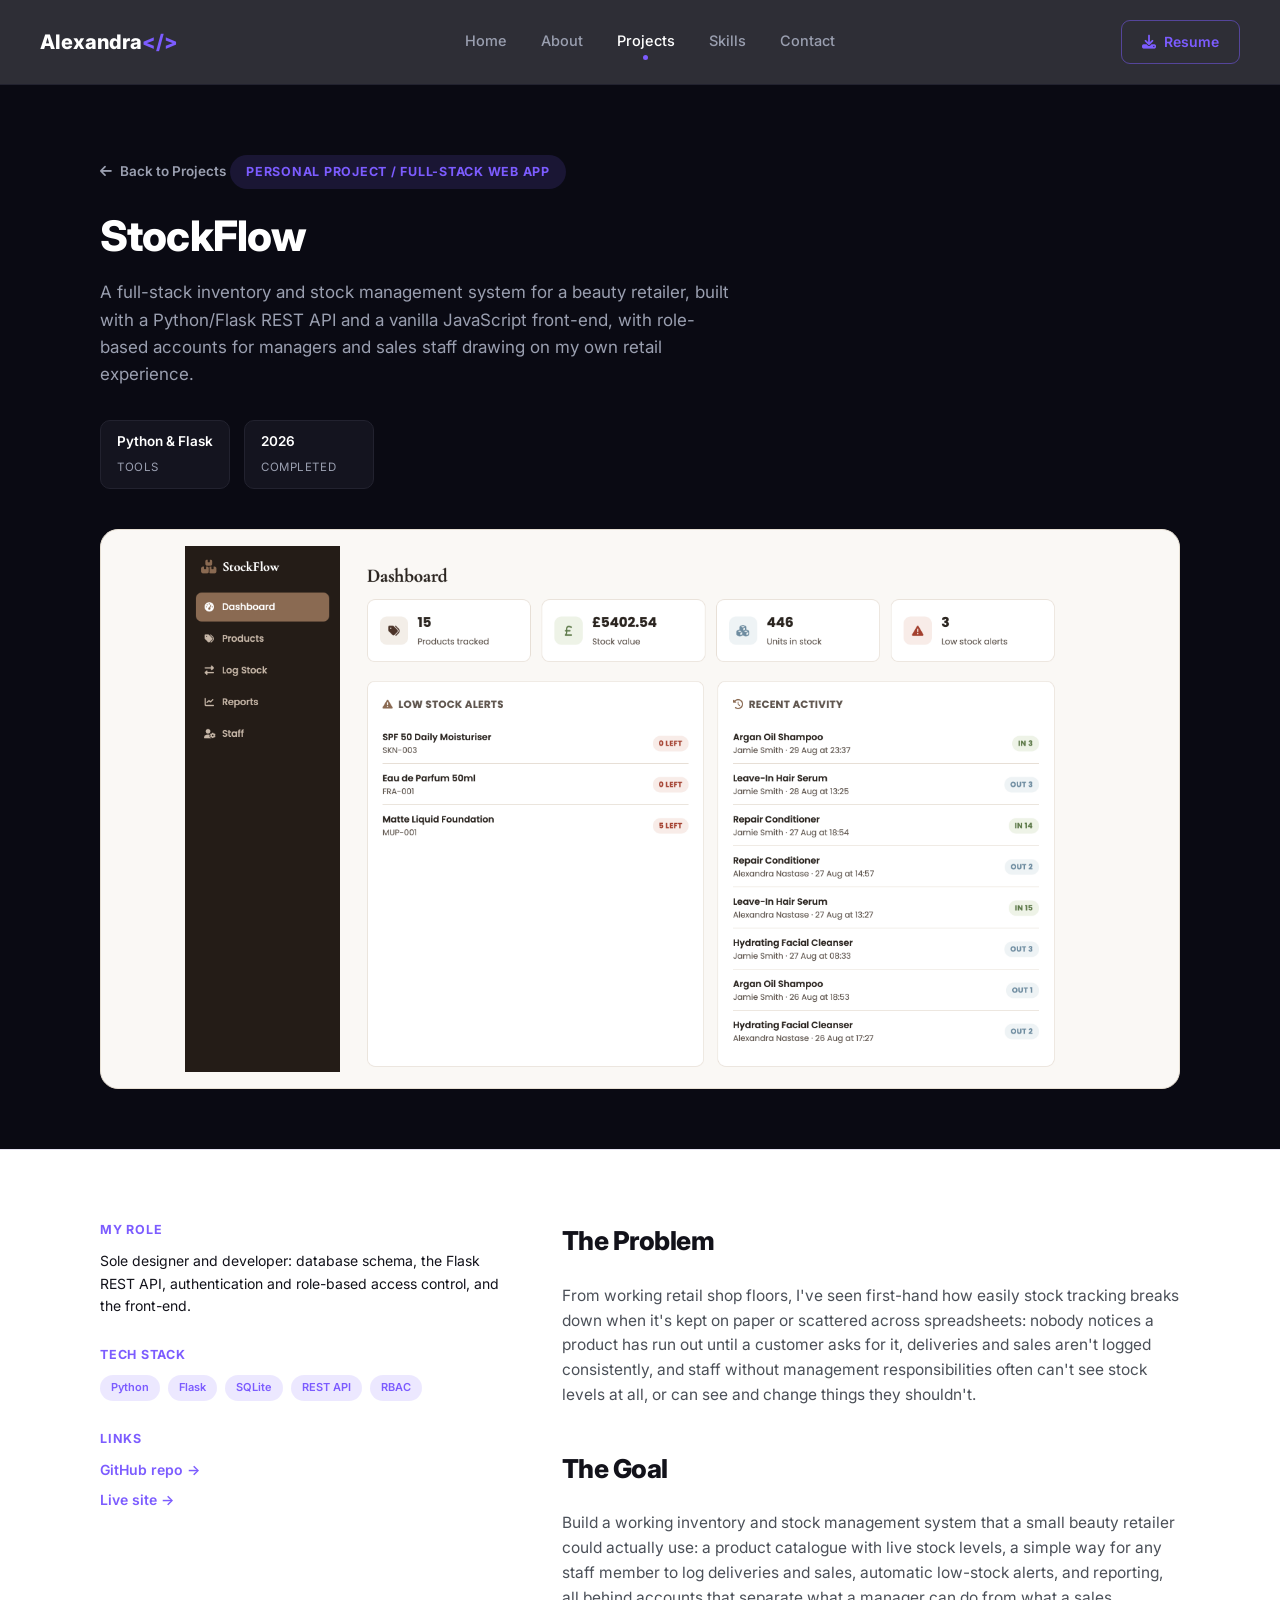
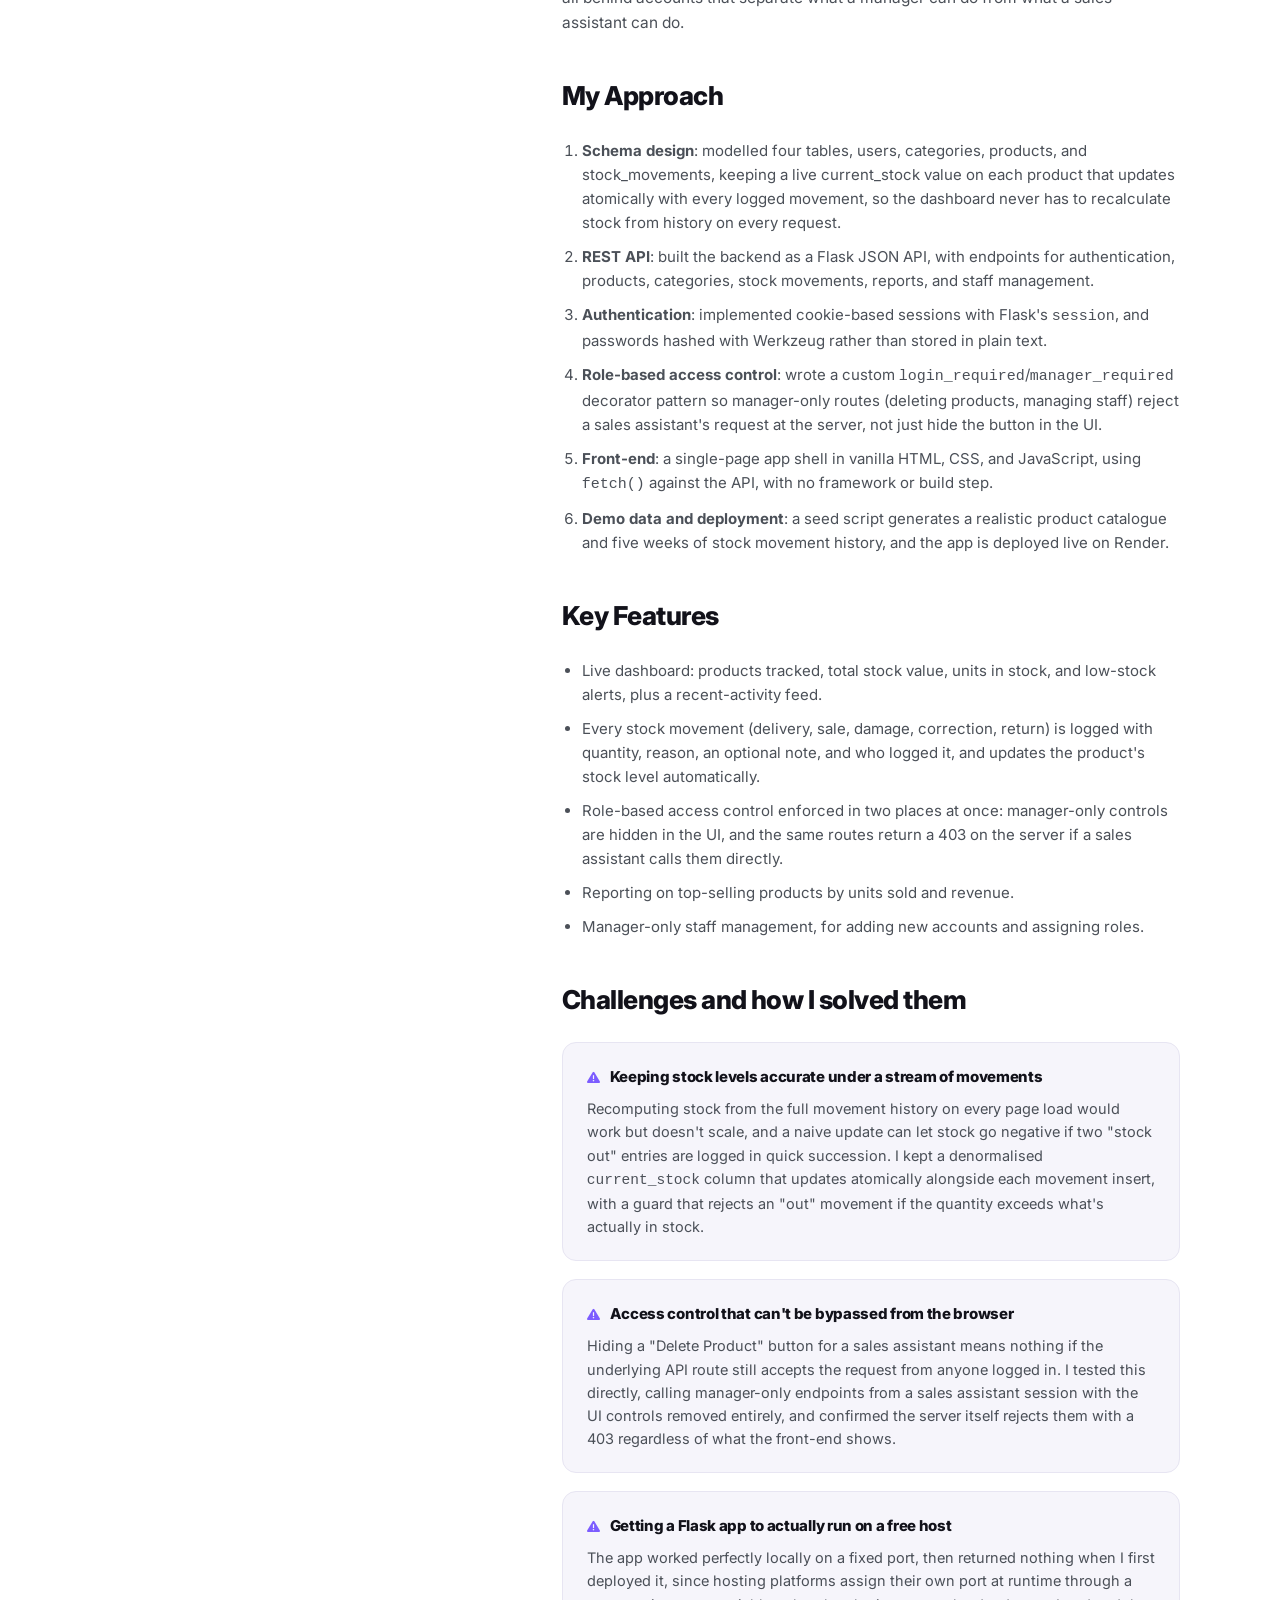
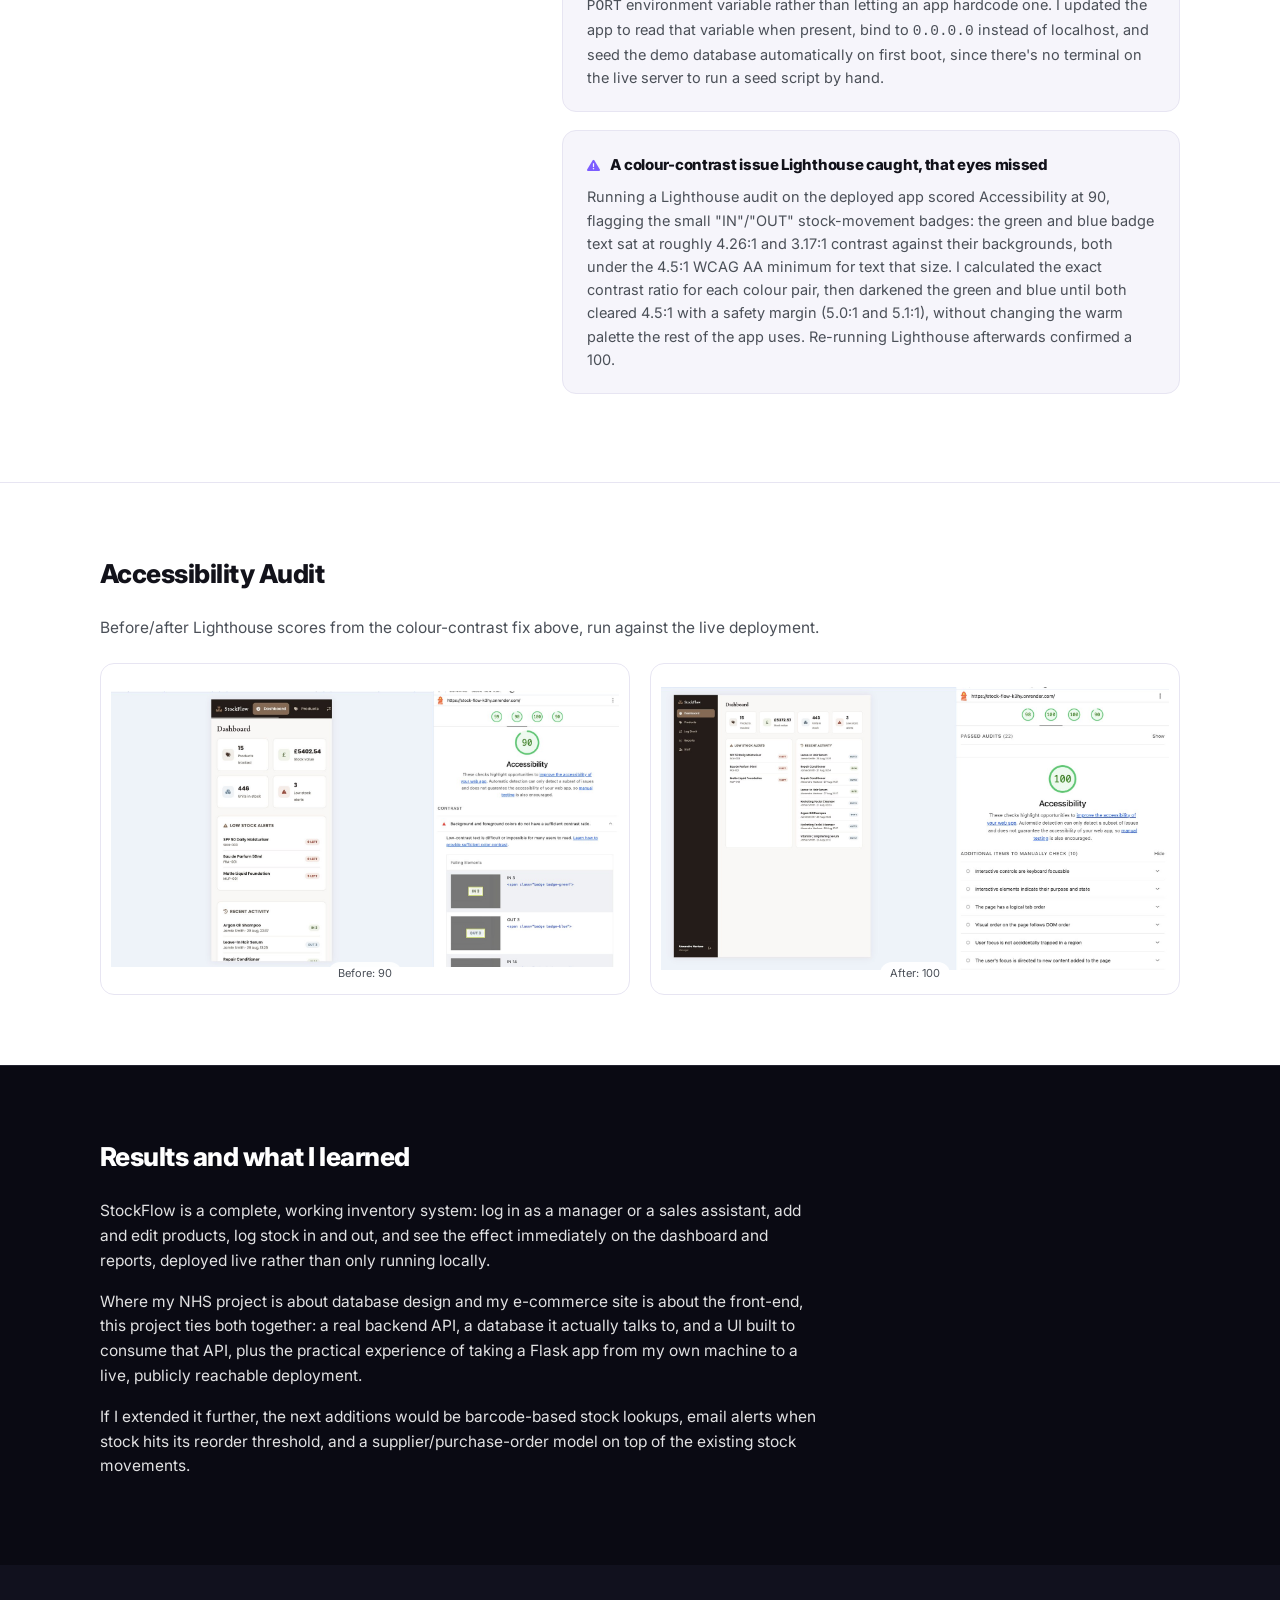
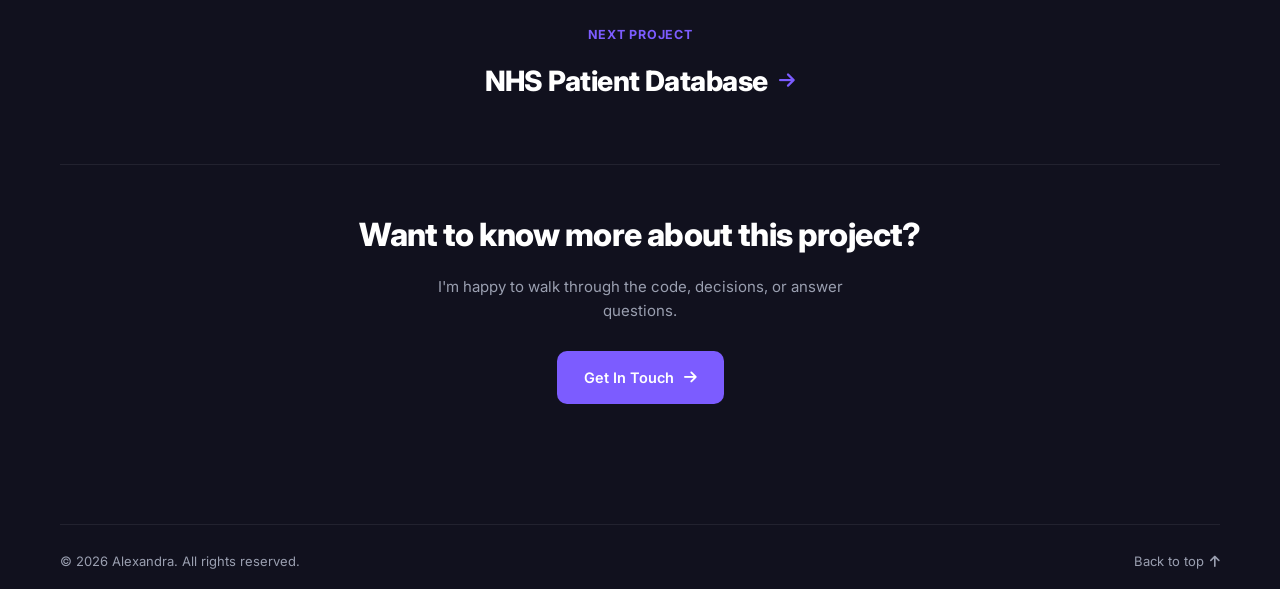
<file: projects/stockflow.html>
<!DOCTYPE html>
<html lang="en">
<head>
<meta charset="UTF-8">
<meta name="viewport" content="width=device-width, initial-scale=1.0">
<title>StockFlow Inventory System | Case Study | Alexandra</title>

<link rel="preconnect" href="https://fonts.googleapis.com">
<link href="https://fonts.googleapis.com/css2?family=Inter:wght@400;500;600;700;800&display=swap" rel="stylesheet">
<link rel="stylesheet" href="https://cdnjs.cloudflare.com/ajax/libs/font-awesome/6.5.1/css/all.min.css">

<link rel="stylesheet" href="../style.css">
<link rel="stylesheet" href="../case-study.css">
</head>
<body>
<div id="top"></div>
<!-- ============ NAV ============ -->
<header class="site-nav">
  <div class="nav-inner">
    <div class="nav-left">
      <button class="nav-toggle" id="navToggle" type="button" aria-label="Toggle menu" aria-expanded="false">
        <i class="fa-solid fa-bars"></i>
      </button>
      <a href="../index.html" class="logo">Alexandra<span>&lt;/&gt;</span></a>
    </div>
    <nav class="nav-links" id="navLinks">
      <a href="../index.html#home">Home</a>
      <a href="../index.html#about">About</a>
      <a href="../index.html#projects" class="active">Projects</a>
      <a href="../index.html#skills">Skills</a>
      <a href="../index.html#contact">Contact</a>
    </nav>
    <div class="nav-right">
      <a class="nav-cta" href="../Alexandra_Nastase_CV.pdf" target="_blank" rel="noopener"><i class="fa-solid fa-download"></i> Resume</a>
    </div>
  </div>
</header>

<!-- ============ HERO ============ -->
<section class="cs-hero on-dark">
  <div class="wrap">
    <a class="back-link" href="../index.html#projects"><i class="fa-solid fa-arrow-left"></i> Back to Projects</a>
    <div class="eyebrow pill">Personal Project / Full-Stack Web App</div>
    <h1>StockFlow</h1>
    <p class="summary">A full-stack inventory and stock management system for a beauty retailer, built with a Python/Flask REST API and a vanilla JavaScript front-end, with role-based accounts for managers and sales staff drawing on my own retail experience.</p>

    <div class="meta-row">
      <div class="meta-item"><strong>Python &amp; Flask</strong><span>Tools</span></div>
      <div class="meta-item"><strong>2026</strong><span>Completed</span></div>
    </div>

    <img class="cs-hero-shot cs-hero-shot-cream" src="images/stockflow-dashboard.png" alt="StockFlow dashboard showing products tracked, stock value, units in stock, low stock alerts, and a recent activity feed">
  </div>
</section>

<!-- ============ MAIN CONTENT ============ -->
<section class="cs-section">
  <div class="wrap cs-columns">

    <aside class="cs-side">
      <div class="cs-side-block">
        <h4>My Role</h4>
        <p>Sole designer and developer: database schema, the Flask REST API, authentication and role-based access control, and the front-end.</p>
      </div>
      <div class="cs-side-block">
        <h4>Tech Stack</h4>
        <div class="tag-row">
          <span class="tag">Python</span>
          <span class="tag">Flask</span>
          <span class="tag">SQLite</span>
          <span class="tag">REST API</span>
          <span class="tag">RBAC</span>
        </div>
      </div>
      <div class="cs-side-block">
        <h4>Links</h4>
        <p>
          <a href="https://github.com/AlexandraNas/stock-flow" style="color:var(--purple); font-weight:600;" target="_blank" rel="noopener">GitHub repo →</a><br>
          <a href="https://stock-flow-k3hy.onrender.com" style="color:var(--purple); font-weight:600; display:inline-block; margin-top:8px;" target="_blank" rel="noopener">Live site →</a>
        </p>
      </div>
    </aside>

    <div class="cs-body">
      <h2>The Problem</h2>
      <p>From working retail shop floors, I've seen first-hand how easily stock tracking breaks down when it's kept on paper or scattered across spreadsheets: nobody notices a product has run out until a customer asks for it, deliveries and sales aren't logged consistently, and staff without management responsibilities often can't see stock levels at all, or can see and change things they shouldn't.</p>

      <h2 style="margin-top:40px;">The Goal</h2>
      <p>Build a working inventory and stock management system that a small beauty retailer could actually use: a product catalogue with live stock levels, a simple way for any staff member to log deliveries and sales, automatic low-stock alerts, and reporting, all behind accounts that separate what a manager can do from what a sales assistant can do.</p>

      <h2 style="margin-top:40px;">My Approach</h2>
      <ol class="cs-list">
        <li><strong>Schema design</strong>: modelled four tables, users, categories, products, and stock_movements, keeping a live current_stock value on each product that updates atomically with every logged movement, so the dashboard never has to recalculate stock from history on every request.</li>
        <li><strong>REST API</strong>: built the backend as a Flask JSON API, with endpoints for authentication, products, categories, stock movements, reports, and staff management.</li>
        <li><strong>Authentication</strong>: implemented cookie-based sessions with Flask's <code>session</code>, and passwords hashed with Werkzeug rather than stored in plain text.</li>
        <li><strong>Role-based access control</strong>: wrote a custom <code>login_required</code>/<code>manager_required</code> decorator pattern so manager-only routes (deleting products, managing staff) reject a sales assistant's request at the server, not just hide the button in the UI.</li>
        <li><strong>Front-end</strong>: a single-page app shell in vanilla HTML, CSS, and JavaScript, using <code>fetch()</code> against the API, with no framework or build step.</li>
        <li><strong>Demo data and deployment</strong>: a seed script generates a realistic product catalogue and five weeks of stock movement history, and the app is deployed live on Render.</li>
      </ol>

      <h2 style="margin-top:40px;">Key Features</h2>
      <ul class="cs-list">
        <li>Live dashboard: products tracked, total stock value, units in stock, and low-stock alerts, plus a recent-activity feed.</li>
        <li>Every stock movement (delivery, sale, damage, correction, return) is logged with quantity, reason, an optional note, and who logged it, and updates the product's stock level automatically.</li>
        <li>Role-based access control enforced in two places at once: manager-only controls are hidden in the UI, and the same routes return a 403 on the server if a sales assistant calls them directly.</li>
        <li>Reporting on top-selling products by units sold and revenue.</li>
        <li>Manager-only staff management, for adding new accounts and assigning roles.</li>
      </ul>

      <h2 style="margin-top:40px;">Challenges and how I solved them</h2>
      <div class="challenge-block">
        <h4><i class="fa-solid fa-triangle-exclamation"></i> Keeping stock levels accurate under a stream of movements</h4>
        <p>Recomputing stock from the full movement history on every page load would work but doesn't scale, and a naive update can let stock go negative if two "stock out" entries are logged in quick succession. I kept a denormalised <code>current_stock</code> column that updates atomically alongside each movement insert, with a guard that rejects an "out" movement if the quantity exceeds what's actually in stock.</p>
      </div>
      <div class="challenge-block">
        <h4><i class="fa-solid fa-triangle-exclamation"></i> Access control that can't be bypassed from the browser</h4>
        <p>Hiding a "Delete Product" button for a sales assistant means nothing if the underlying API route still accepts the request from anyone logged in. I tested this directly, calling manager-only endpoints from a sales assistant session with the UI controls removed entirely, and confirmed the server itself rejects them with a 403 regardless of what the front-end shows.</p>
      </div>
      <div class="challenge-block">
        <h4><i class="fa-solid fa-triangle-exclamation"></i> Getting a Flask app to actually run on a free host</h4>
        <p>The app worked perfectly locally on a fixed port, then returned nothing when I first deployed it, since hosting platforms assign their own port at runtime through a <code>PORT</code> environment variable rather than letting an app hardcode one. I updated the app to read that variable when present, bind to <code>0.0.0.0</code> instead of localhost, and seed the demo database automatically on first boot, since there's no terminal on the live server to run a seed script by hand.</p>
      </div>
      <div class="challenge-block">
        <h4><i class="fa-solid fa-triangle-exclamation"></i> A colour-contrast issue Lighthouse caught, that eyes missed</h4>
        <p>Running a Lighthouse audit on the deployed app scored Accessibility at 90, flagging the small "IN"/"OUT" stock-movement badges: the green and blue badge text sat at roughly 4.26:1 and 3.17:1 contrast against their backgrounds, both under the 4.5:1 WCAG AA minimum for text that size. I calculated the exact contrast ratio for each colour pair, then darkened the green and blue until both cleared 4.5:1 with a safety margin (5.0:1 and 5.1:1), without changing the warm palette the rest of the app uses. Re-running Lighthouse afterwards confirmed a 100.</p>
      </div>
    </div>
  </div>
</section>

<section class="cs-section">
  <div class="wrap">
    <h2>Accessibility Audit</h2>
    <p style="margin-bottom:22px;">Before/after Lighthouse scores from the colour-contrast fix above, run against the live deployment.</p>
    <div class="shot-grid">
      <figure class="shot-card">
        <a href="images/stockflow-a11y-before.jpg" target="_blank" rel="noopener" aria-label="Open full-size screenshot">
          <img src="images/stockflow-a11y-before.jpg" alt="Lighthouse accessibility score of 90 before the fix, flagging insufficient colour contrast on the IN and OUT stock movement badges">
        </a>
        <figcaption>Before: 90</figcaption>
      </figure>
      <figure class="shot-card">
        <a href="images/stockflow-a11y-after.jpg" target="_blank" rel="noopener" aria-label="Open full-size screenshot">
          <img src="images/stockflow-a11y-after.jpg" alt="Lighthouse accessibility score of 100 after darkening the badge colours to meet WCAG AA contrast">
        </a>
        <figcaption>After: 100</figcaption>
      </figure>
    </div>
  </div>
</section>

<section class="cs-section on-dark" style="background:var(--dark);">
  <div class="wrap">
    <h2>Results and what I learned</h2>
    <p>StockFlow is a complete, working inventory system: log in as a manager or a sales assistant, add and edit products, log stock in and out, and see the effect immediately on the dashboard and reports, deployed live rather than only running locally.</p>
    <p>Where my NHS project is about database design and my e-commerce site is about the front-end, this project ties both together: a real backend API, a database it actually talks to, and a UI built to consume that API, plus the practical experience of taking a Flask app from my own machine to a live, publicly reachable deployment.</p>
    <p>If I extended it further, the next additions would be barcode-based stock lookups, email alerts when stock hits its reorder threshold, and a supplier/purchase-order model on top of the existing stock movements.</p>
  </div>
</section>

<!-- ============ NEXT PROJECT ============ -->
<section class="cs-next">
  <div class="wrap">
    <div class="eyebrow">Next Project</div>
    <a href="nhs-patient-database.html">
      <h3>NHS Patient Database</h3>
      <i class="fa-solid fa-arrow-right"></i>
    </a>
  </div>
</section>

<!-- ============ CONTACT CTA / FOOTER ============ -->
<footer>
  <div class="wrap footer-cta">
    <h2 class="footer-heading">Want to know more about this project?</h2>
    <p class="lead">I'm happy to walk through the code, decisions, or answer questions.</p>
    <a class="btn btn-primary" href="../index.html#contact">Get In Touch <i class="fa-solid fa-arrow-right"></i></a>
  </div>
  <div class="wrap footer-bottom">
    <span>© 2026 Alexandra. All rights reserved.</span>
    <a href="#top">Back to top <i class="fa-solid fa-arrow-up"></i></a>
  </div>
</footer>

<script src="../script.js"></script>
</body>
</html>
</file>
<file: style.css>
:root{
  --dark:#0a0a13;
  --dark-2:#11111e;
  --card-dark:#14141f;
  --border-dark:#22222f;
  --purple:#7c5cff;
  --purple-2:#6a4bf0;
  --purple-light:rgba(124,92,255,0.14);
  --light-bg:#f6f5fb;
  --white:#ffffff;
  --ink:#12121a;
  --gray:#4b5058;
  --gray-dark-bg:#9a9fb0;
  --border-light:#e7e5f2;
}
*{box-sizing:border-box; margin:0; padding:0;}
html{scroll-behavior:smooth;}
#home, #about, #projects, #skills, #experience, #contact{scroll-margin-top:90px;}
body{
  font-family:'Inter', sans-serif;
  background:var(--white);
  color:var(--ink);
  line-height:1.6;
  -webkit-font-smoothing:antialiased;
}
a{color:inherit; text-decoration:none;}
ul{list-style:none;}
img,.placeholder{display:block;}
.wrap{max-width:1160px; margin:0 auto; padding:0 40px;}
section{padding:100px 0;}

/* ---------- reusable bits ---------- */
.eyebrow{
  display:inline-flex; align-items:center; gap:8px;
  font-size:12.5px; font-weight:700; letter-spacing:0.06em; text-transform:uppercase;
  color:var(--purple); margin-bottom:16px;
}
.eyebrow.pill{
  background:var(--purple-light); padding:7px 16px; border-radius:100px; margin-bottom:24px;
}
h1,h2,h3,h4{font-weight:800; letter-spacing:-0.02em; color:var(--ink);}
.on-dark h1, .on-dark h2, .on-dark h3, .on-dark h4{color:var(--white);}
.btn{
  display:inline-flex; align-items:center; gap:10px; justify-content:center;
  padding:14px 26px; border-radius:10px; font-weight:600; font-size:14.5px;
  border:1.5px solid transparent; cursor:pointer; transition:transform .15s ease, opacity .15s ease, background .15s ease;
}
.btn:hover{transform:translateY(-2px);}
.btn-primary{background:var(--purple); color:#fff;}
.btn-primary:hover{background:var(--purple-2);}
.btn-outline-dark{border-color:rgba(255,255,255,0.25); color:#fff;}
.btn-outline-dark:hover{border-color:#fff;}
.btn-outline-light{border-color:var(--border-light); color:var(--ink); background:#fff;}
.btn-outline-light:hover{border-color:var(--purple); color:var(--purple);}

.placeholder{
  display:flex; flex-direction:column; align-items:center; justify-content:center; gap:8px;
  background:linear-gradient(135deg, rgba(124,92,255,0.18), rgba(124,92,255,0.05));
  color:var(--purple); border:1.5px dashed rgba(124,92,255,0.4); border-radius:18px;
  font-size:13px; font-weight:600; text-align:center;
}
.placeholder i{font-size:26px;}

/* ---------- nav ---------- */
header.site-nav{
  position:sticky; top:0; z-index:50; background:rgba(10,10,19,0.85); backdrop-filter:blur(12px);
  border-bottom:1px solid var(--border-dark);
}
.nav-inner{display:flex; align-items:center; justify-content:space-between; padding:20px 40px;}
.nav-left{display:flex; align-items:center; gap:14px;}
.logo{font-size:20px; font-weight:800; color:#fff;}
.logo span{color:var(--purple);}
.nav-links{display:flex; gap:34px;}
.nav-links a{font-size:14.5px; font-weight:500; color:var(--gray-dark-bg); position:relative; padding-bottom:4px;}
.nav-links a.active{color:#fff;}
.nav-links a.active::after{content:""; position:absolute; left:0; right:0; bottom:-4px; height:5px; width:5px; margin:0 auto; background:var(--purple); border-radius:50%;}
.nav-links a:hover{color:#fff;}
.nav-right{display:flex; align-items:center; gap:14px;}
.nav-cta{border:1.5px solid rgba(124,92,255,0.5); color:var(--purple); padding:10px 20px; border-radius:9px; font-size:14px; font-weight:600; display:inline-flex; align-items:center; gap:8px;}
.nav-cta:hover{background:var(--purple-light);}
.nav-toggle{
  display:none; align-items:center; justify-content:center;
  width:38px; height:38px; color:#fff; font-size:19px;
  background:none; border:1.5px solid var(--border-dark); border-radius:8px; cursor:pointer;
}
.nav-toggle:hover{border-color:var(--purple); color:var(--purple);}

/* ---------- hero ---------- */
.hero{background:var(--dark); padding:140px 0 110px; overflow:hidden; position:relative;}
.hero::before{
  content:""; position:absolute; top:-200px; right:-150px; width:520px; height:520px; border-radius:50%;
  background:radial-gradient(circle, rgba(124,92,255,0.25), transparent 70%); filter:blur(10px);
}
.hero-grid{display:grid; grid-template-columns:1fr 1fr; gap:60px; align-items:center; position:relative; z-index:1;}
.hero h1{font-size:46px; line-height:1.18; margin-bottom:18px;}
.hero h1 .wave{font-weight:600;}
.hero h1 .accent{color:var(--purple);}
.hero p.lead{color:var(--gray-dark-bg); font-size:16.5px; max-width:440px; margin-bottom:32px;}
.hero-actions{display:flex; gap:16px; flex-wrap:wrap; margin-bottom:32px;}
.social-row{display:flex; gap:14px;}
.social-row a{
  width:42px; height:42px; border-radius:50%; border:1.5px solid var(--border-dark);
  display:flex; align-items:center; justify-content:center; color:var(--gray-dark-bg); font-size:16px;
}
.social-row a:hover{border-color:var(--purple); color:var(--purple);}

.hero-visual{position:relative; padding:20px 24px 48px;}
.hero-composition{position:relative; width:100%; max-width:460px; margin:0 auto;}
.code-card{
  position:relative; width:100%;
  background:var(--card-dark); border:1px solid var(--border-dark); border-radius:12px;
  box-shadow:0 25px 50px rgba(0,0,0,0.45); overflow:hidden; z-index:2;
}
.code-bar{display:flex; gap:6px; padding:10px 14px; border-bottom:1px solid var(--border-dark);}
.code-bar span{width:9px; height:9px; border-radius:50%;}
.code-bar span:nth-child(1){background:#ff5f56;}
.code-bar span:nth-child(2){background:#ffbd2e;}
.code-bar span:nth-child(3){background:#27c93f;}
.code-body{padding:14px 16px; font-family:'JetBrains Mono', monospace; font-size:11px; color:#c9d1d9; line-height:1.8;}
.code-body .k{color:#bc8cff;} .code-body .s{color:#ffa657;} .code-body .c{color:#7d8590;} .code-body .f{color:#58a6ff;}

.stat-card{
  position:absolute; bottom:-28px; right:0; width:150px; z-index:3;
  background:var(--card-dark); border:1px solid var(--border-dark); border-radius:14px;
  padding:16px; box-shadow:0 20px 40px rgba(0,0,0,0.4);
}
.stat-row{display:flex; align-items:center; gap:10px; padding:8px 0;}
.stat-row:not(:last-child){border-bottom:1px solid var(--border-dark);}
.stat-icon{
  width:30px; height:30px; border-radius:8px; background:var(--purple-light); color:var(--purple);
  display:flex; align-items:center; justify-content:center; font-size:13px; flex-shrink:0;
}
.stat-row strong{display:block; font-size:14px; color:#fff;}
.stat-row small{color:var(--gray-dark-bg); font-size:11px;}

/* ---------- about ---------- */
.about{background:var(--light-bg);}
.about-grid{display:grid; grid-template-columns:0.85fr 1.15fr; gap:70px; align-items:center;}
.about-visual{position:relative;}
.about-photo-img{
  width:100%; aspect-ratio:4/4.6; object-fit:cover; object-position:center 26%;
  border-radius:22px;
}
.about-card{
  position:relative; margin:-70px 24px 0 -24px; background:linear-gradient(160deg, #f3f0fc 0%, #faf9fd 100%);
  border:1px solid rgba(124,92,255,0.18); border-radius:22px; padding:32px 28px;
  display:flex; flex-direction:column; gap:22px;
  box-shadow:0 25px 50px rgba(20,20,40,0.22);
}
.about-card-quote{font-size:19px; line-height:1.55; font-weight:600; color:var(--dark);}
.about-card-stats{display:flex; gap:22px; padding-top:22px; border-top:1px solid rgba(124,92,255,0.18);}
.about-card-stat{display:flex; flex-direction:column; gap:4px;}
.about-card-stat strong{font-size:22px; color:var(--purple);}
.about-card-stat span{font-size:12.5px; color:var(--gray); font-weight:600;}
.about h2{font-size:34px; line-height:1.25; margin-bottom:18px;}
.about h2 .accent{color:var(--purple);}
.about p.desc{color:var(--gray); font-size:15.5px; max-width:540px; margin-bottom:28px;}
.info-row{display:flex; gap:36px; flex-wrap:wrap; margin-bottom:30px;}
.info-item{display:flex; align-items:center; gap:12px;}
.info-item i{
  width:38px; height:38px; border-radius:10px; background:#fff; border:1px solid var(--border-light);
  display:flex; align-items:center; justify-content:center; color:var(--purple); font-size:14px; flex-shrink:0;
}
.info-item strong{display:block; font-size:14px;}
.info-item span{color:var(--gray); font-size:12.5px;}

/* ---------- projects ---------- */
.projects{background:var(--dark);}
.projects .eyebrow{margin-bottom:46px;}

.project-row{display:grid; grid-template-columns:56px 1fr; gap:20px; margin-bottom:28px;}
.project-row:last-child{margin-bottom:0;}
.row-num{font-size:32px; font-weight:800; color:var(--purple); line-height:1; padding-top:44px;}

.project-flat-card{
  position:relative; display:grid; grid-template-columns:1fr 1fr; align-items:stretch;
  border-radius:20px; overflow:hidden; min-height:420px; transition:transform .2s ease;
}
.project-flat-card:hover{transform:translateY(-4px);}
.project-flat-card:hover .cs-link{gap:10px;}
.project-flat-card.dark{background:#04081a; border:1px solid var(--border-dark);}
.project-flat-card.light{background:#faf8f5; border:1px solid var(--border-light);}

.pf-body{position:relative; z-index:2; padding:48px 44px; display:flex; flex-direction:column; justify-content:center;}
.pf-eyebrow{font-size:11px; font-weight:700; letter-spacing:0.08em; text-transform:uppercase; color:var(--gray-dark-bg); margin-bottom:14px;}
.project-flat-card.light .pf-eyebrow{color:var(--gray);}
.pf-body h3{font-size:27px; line-height:1.28; font-weight:800; color:#fff; margin-bottom:16px;}
.project-flat-card.light .pf-body h3{color:var(--ink);}
.pf-body p{font-size:13.5px; color:var(--gray-dark-bg); line-height:1.65; margin-bottom:22px; max-width:360px;}
.project-flat-card.light .pf-body p{color:var(--gray);}

.pf-media{position:relative; overflow:hidden;}
.pf-media img{width:100%; height:100%; object-fit:contain; display:block;}
.project-flat-card.dark .pf-media{background:#04081a;}
.project-flat-card.light .pf-media{background:#f2ede2;}

.project-flat-card.light .tag{background:rgba(124,92,255,0.1); color:var(--purple-2);}
.project-flat-card.light .cs-link{border-top-color:var(--border-light);}

.cs-link{
  margin-top:16px; padding-top:16px; border-top:1px solid var(--border-dark);
  font-size:12px; font-weight:700; letter-spacing:0.04em; text-transform:uppercase; color:var(--purple);
  display:inline-flex; align-items:center; gap:6px; transition:gap .2s ease;
}
.tag-row{display:flex; flex-wrap:wrap; gap:8px;}
.tag{font-size:11px; padding:4px 11px; background:rgba(124,92,255,0.12); color:#b8a7ff; border-radius:100px; font-weight:600;}
.dots{display:flex; justify-content:center; gap:8px; margin-top:34px;}
.dots span{width:6px; height:6px; border-radius:50%; background:var(--border-dark);}
.dots span.active{background:var(--purple); width:18px; border-radius:4px;}

/* ---------- skills + timeline ---------- */
.skills-exp{background:var(--light-bg);}
.se-grid{display:grid; grid-template-columns:1fr 1fr; gap:70px;}
.se-grid h2{font-size:28px; margin-bottom:26px;}
.skill-grid{display:grid; grid-template-columns:repeat(3, 1fr); gap:12px;}
.skill-pill{
  background:#fff; border:1px solid var(--border-light); border-radius:12px; padding:14px 10px;
  display:flex; flex-direction:column; align-items:center; gap:8px; font-size:12.5px; font-weight:600;
}
.skill-pill .icon{
  width:30px; height:30px; border-radius:8px; display:flex; align-items:center; justify-content:center;
  color:#fff; font-size:12px; font-weight:800;
}
.btn-more{margin-top:20px;}
.timeline{margin-top:4px;}
.t-item{display:grid; grid-template-columns:16px 1fr; gap:20px; position:relative; padding-bottom:34px;}
.t-item:last-child{padding-bottom:0;}
.t-dot{width:16px; height:16px; border-radius:50%; background:var(--purple); border:4px solid #ded6ff; margin-top:3px;}
.t-item:not(:last-child)::after{content:""; position:absolute; left:7px; top:22px; bottom:0; width:2px; background:var(--border-light);}
.t-date{font-size:12px; font-weight:700; color:var(--purple); margin-bottom:4px;}
.t-item h4{font-size:16px; margin-bottom:2px;}
.t-item .org{font-size:13px; color:var(--gray); margin-bottom:8px;}
.t-item .desc{font-size:13.5px; color:var(--gray);}
.t-add{
  border:1.5px dashed rgba(124,92,255,0.4); border-radius:12px; padding:16px; margin-top:8px;
  color:var(--purple); font-size:13px; font-weight:600; text-align:center; background:rgba(124,92,255,0.05);
}

/* ---------- contact / footer ---------- */
footer{background:var(--dark-2); padding-top:90px;}
.footer-heading{color:#fff; font-size:32px; margin-bottom:44px; line-height:1.25; max-width:600px;}
.contact-grid{display:grid; grid-template-columns:0.9fr 0.7fr 1fr; gap:50px; align-items:start;}
footer p.lead{color:var(--gray-dark-bg); font-size:15px; margin-bottom:26px; max-width:340px;}
.contact-info-item{display:flex; align-items:center; gap:14px; margin-bottom:22px;}
.contact-info-item .icon{
  width:42px; height:42px; border-radius:10px; background:var(--purple-light); color:var(--purple);
  display:flex; align-items:center; justify-content:center; font-size:15px; flex-shrink:0;
}
.contact-info-item strong{display:block; font-size:13px; color:var(--gray-dark-bg); font-weight:600;}
.contact-info-item span{font-size:14.5px; color:#fff; font-weight:500;}
.contact-info-item span a{color:inherit; text-decoration:none;}
.contact-info-item span a:hover{color:var(--purple-2); text-decoration:underline;}
.contact-form{display:flex; flex-direction:column; gap:14px;}
.form-row{display:flex; gap:14px;}
.contact-form input, .contact-form textarea{
  width:100%; background:var(--card-dark); border:1px solid var(--border-dark); border-radius:10px;
  padding:13px 16px; color:#fff; font-family:'Inter', sans-serif; font-size:14px;
}
.contact-form input::placeholder, .contact-form textarea::placeholder{color:#6b6f80;}
.contact-form textarea{min-height:100px; resize:vertical;}
.contact-form button{align-self:flex-start;}
.form-status{font-size:13.5px; margin:0; min-height:1em;}
.form-status.success{color:#4ade80;}
.form-status.error{color:#f87171;}
.footer-bottom{
  margin-top:80px; border-top:1px solid var(--border-dark); padding:26px 0;
  display:flex; justify-content:space-between; font-size:13px; color:var(--gray-dark-bg);
}
.footer-bottom a{color:var(--gray-dark-bg); display:inline-flex; align-items:center; gap:6px;}
.footer-bottom a:hover{color:#fff;}

/* ---------- responsive ---------- */
@media (max-width:980px){
  .wrap{padding:0 24px;}
  section{padding:70px 0;}
  .nav-toggle{display:flex;}
  .nav-links{
    position:absolute; top:100%; left:0; right:0;
    flex-direction:column; align-items:stretch; gap:0;
    background:var(--dark); border-bottom:1px solid var(--border-dark);
    max-height:0; overflow:hidden; opacity:0; visibility:hidden;
    transition:max-height .3s ease, opacity .25s ease;
    padding:0 24px;
  }
  .nav-links.open{max-height:320px; opacity:1; visibility:visible; padding:8px 24px 18px;}
  .nav-links a{padding:13px 0; border-bottom:1px solid var(--border-dark); font-size:15px;}
  .nav-links a:last-child{border-bottom:none;}
  .nav-links a.active::after{display:none;}
  .hero-grid{grid-template-columns:1fr;}
  .hero-visual{max-width:400px; margin:60px auto 0;}
  .about-grid{grid-template-columns:1fr;}
  .about-visual{max-width:420px; margin:0 auto;}
  .project-row{grid-template-columns:1fr; gap:10px;}
  .row-num{padding-top:0;}
  .project-flat-card{grid-template-columns:1fr; min-height:auto;}
  .pf-body{padding:32px 26px;}
  .pf-media{aspect-ratio:4/3;}
  .se-grid{grid-template-columns:1fr; gap:50px;}
  .skill-grid{grid-template-columns:repeat(3,1fr);}
  .contact-grid{grid-template-columns:1fr; gap:40px;}
  .form-row{flex-direction:column;}
  .footer-bottom{flex-direction:column; gap:10px; text-align:center;}
}

@media (max-width:700px){
  /* On desktop the code snippet and stat card are absolutely positioned,
     overlapping decorations on top of the photo. That doesn't scale down —
     it leaves a tall, mostly-empty photo box with two small cards floating
     in the corner. Below 700px, stack everything as plain full-width blocks
     instead. */
  .hero-visual{max-width:440px; margin:36px auto 0;}
  .hero-photo{aspect-ratio:4/3;}
  .code-card{
    position:static; width:100%; margin:18px 0 0;
  }
  .stat-card{
    position:static; width:100%; margin:18px 0 0;
    display:grid; grid-template-columns:repeat(3, 1fr); gap:0; padding:14px 6px;
  }
  .stat-card .stat-row{
    flex-direction:column; align-items:center; text-align:center; gap:6px;
    padding:4px 6px; border-bottom:none;
  }
  .stat-card .stat-row:not(:last-child){border-right:1px solid var(--border-dark);}
  .stat-row strong{font-size:15px;}
}
</file>
<file: case-study.css>
/* Styles specific to individual project case-study pages.
   Loaded together with style.css (which defines the shared
   variables, nav, buttons, footer, and placeholder styles). */

.back-link{
  display:inline-flex; align-items:center; gap:8px; color:var(--gray-dark-bg);
  font-size:13.5px; font-weight:600; margin-bottom:28px;
}
.back-link:hover{color:#fff;}

/* ---------- case-study hero ---------- */
.cs-hero{background:var(--dark); padding:70px 0 60px;}
.cs-hero .eyebrow{margin-bottom:14px;}
.cs-hero h1{font-size:42px; line-height:1.2; max-width:760px; margin-bottom:18px;}
.cs-hero p.summary{color:var(--gray-dark-bg); font-size:17px; max-width:640px; margin-bottom:32px;}

.meta-row{display:flex; flex-wrap:wrap; gap:14px; margin-bottom:40px;}
.meta-item{
  background:var(--card-dark); border:1px solid var(--border-dark); border-radius:10px;
  padding:10px 16px; min-width:130px;
}
.meta-item strong{display:block; font-size:13.5px; color:#fff; font-weight:600;}
.meta-item span{font-size:11.5px; color:var(--gray-dark-bg); text-transform:uppercase; letter-spacing:0.05em;}

.cs-hero-image{width:100%; aspect-ratio:16/7; border-radius:18px;}

.cs-hero-shot{
  display:block; width:100%; max-height:560px; object-fit:contain;
  background:var(--card-dark); border:1px solid var(--border-dark); border-radius:18px;
  padding:16px; box-sizing:border-box;
}
/* ER diagram */
.cs-hero-shot-er{background:#012350;}
/* AGL site's own background colour */
.cs-hero-shot-cream{background:#faf8f5; border-color:#e7e0d4;}

/* ---------- content sections ---------- */
.cs-section{padding:70px 0; border-top:1px solid var(--border-light);}
.cs-section.on-dark{border-top:1px solid var(--border-dark);}
.cs-section h2{font-size:26px; margin-bottom:22px;}
.cs-section > .wrap > p, .cs-body p{color:var(--gray); font-size:15.5px; max-width:720px; margin-bottom:16px;}
.cs-section.on-dark p{color:rgba(255,255,255,0.88);}

.cs-columns{display:grid; grid-template-columns:0.65fr 1fr; gap:60px;}
.cs-side{align-self:start; position:sticky; top:100px;}
.cs-side-block{margin-bottom:28px;}
.cs-side-block h4{font-size:12.5px; text-transform:uppercase; letter-spacing:0.06em; color:var(--purple); margin-bottom:10px; font-weight:700;}
.cs-side-block p{font-size:14px; color:var(--ink); margin-bottom:0;}
.cs-side-block .tag-row{margin-top:4px;}
.cs-side-block .tag{background:var(--purple-light); color:var(--purple);}

.cs-list{margin:0 0 20px 0; padding-left:20px;}
ul.cs-list{list-style:disc;}
.cs-list li{color:var(--gray); font-size:15px; margin-bottom:10px; line-height:1.6;}
.cs-section.on-dark .cs-list li{color:rgba(255,255,255,0.88);}

.challenge-block{
  background:var(--light-bg); border:1px solid var(--border-light); border-radius:14px;
  padding:22px 24px; margin-bottom:18px;
}
.challenge-block h4{font-size:15px; margin-bottom:8px; display:flex; align-items:center; gap:10px;}
.challenge-block h4 i{color:var(--purple); font-size:13px;}
.challenge-block p{font-size:14.5px; color:var(--gray); margin:0;}

/* ---------- screenshot gallery ---------- */
.shot-grid{display:grid; grid-template-columns:1fr 1fr; gap:20px; margin-top:8px;}
.shot-grid .placeholder{aspect-ratio:16/10;}
.shot-grid .placeholder.wide{grid-column:1 / -1; aspect-ratio:21/9;}

/* screenshots */
.shot-card{
  background:#fff; border:1px solid var(--border-light); border-radius:14px; overflow:hidden;
  display:flex; align-items:center; justify-content:center; aspect-ratio:16/10; padding:10px; box-sizing:border-box;
}
.shot-card a{display:flex; align-items:center; justify-content:center; width:100%; height:100%; cursor:zoom-in;}
.shot-card img{width:100%; height:100%; object-fit:contain; border-radius:4px;}
.shot-card figcaption{
  position:absolute; bottom:8px; left:50%; transform:translateX(-50%);
  font-size:11px; white-space:nowrap; color:var(--gray); background:rgba(255,255,255,0.9); padding:3px 10px; border-radius:100px;
  pointer-events:none;
}
.shot-card{position:relative;}

/* ---------- next project / footer nav ---------- */
.cs-next{
  background:var(--dark-2); padding:60px 0;
}
.cs-next .wrap{text-align:center;}
.cs-next .eyebrow{display:flex; justify-content:center; margin-bottom:14px;} /* block-level so it stacks above the title instead of sitting inline next to it */
.cs-next a{
  display:inline-flex; align-items:center; gap:12px; text-decoration:none;
  transition:transform .15s ease, opacity .15s ease;
}
.cs-next a:hover{opacity:0.85; transform:translateX(4px);}
.cs-next h3{color:#fff; font-size:28px; margin-bottom:0;}
.cs-next a i{font-size:18px; color:var(--purple); transition:transform .15s ease;}
.cs-next a:hover i{transform:translateX(3px);}

/* footer CTA on case-study pages — footer already carries its own
   top padding from style.css, so this only needs bottom spacing */
footer{padding-top:0;}
.footer-cta{text-align:center; padding:50px 0 40px; border-top:1px solid var(--border-dark);}
.footer-cta .footer-heading{margin:0 auto 20px; max-width:none;}
.footer-cta .lead{margin:0 auto 28px; max-width:420px;}

@media (max-width:900px){
  .cs-hero h1{font-size:32px;}
  .cs-columns{grid-template-columns:1fr; gap:36px;}
  .cs-side{position:static;}
  .shot-grid{grid-template-columns:1fr;}
  .shot-grid .placeholder.wide{grid-column:auto;}
}
</file>
